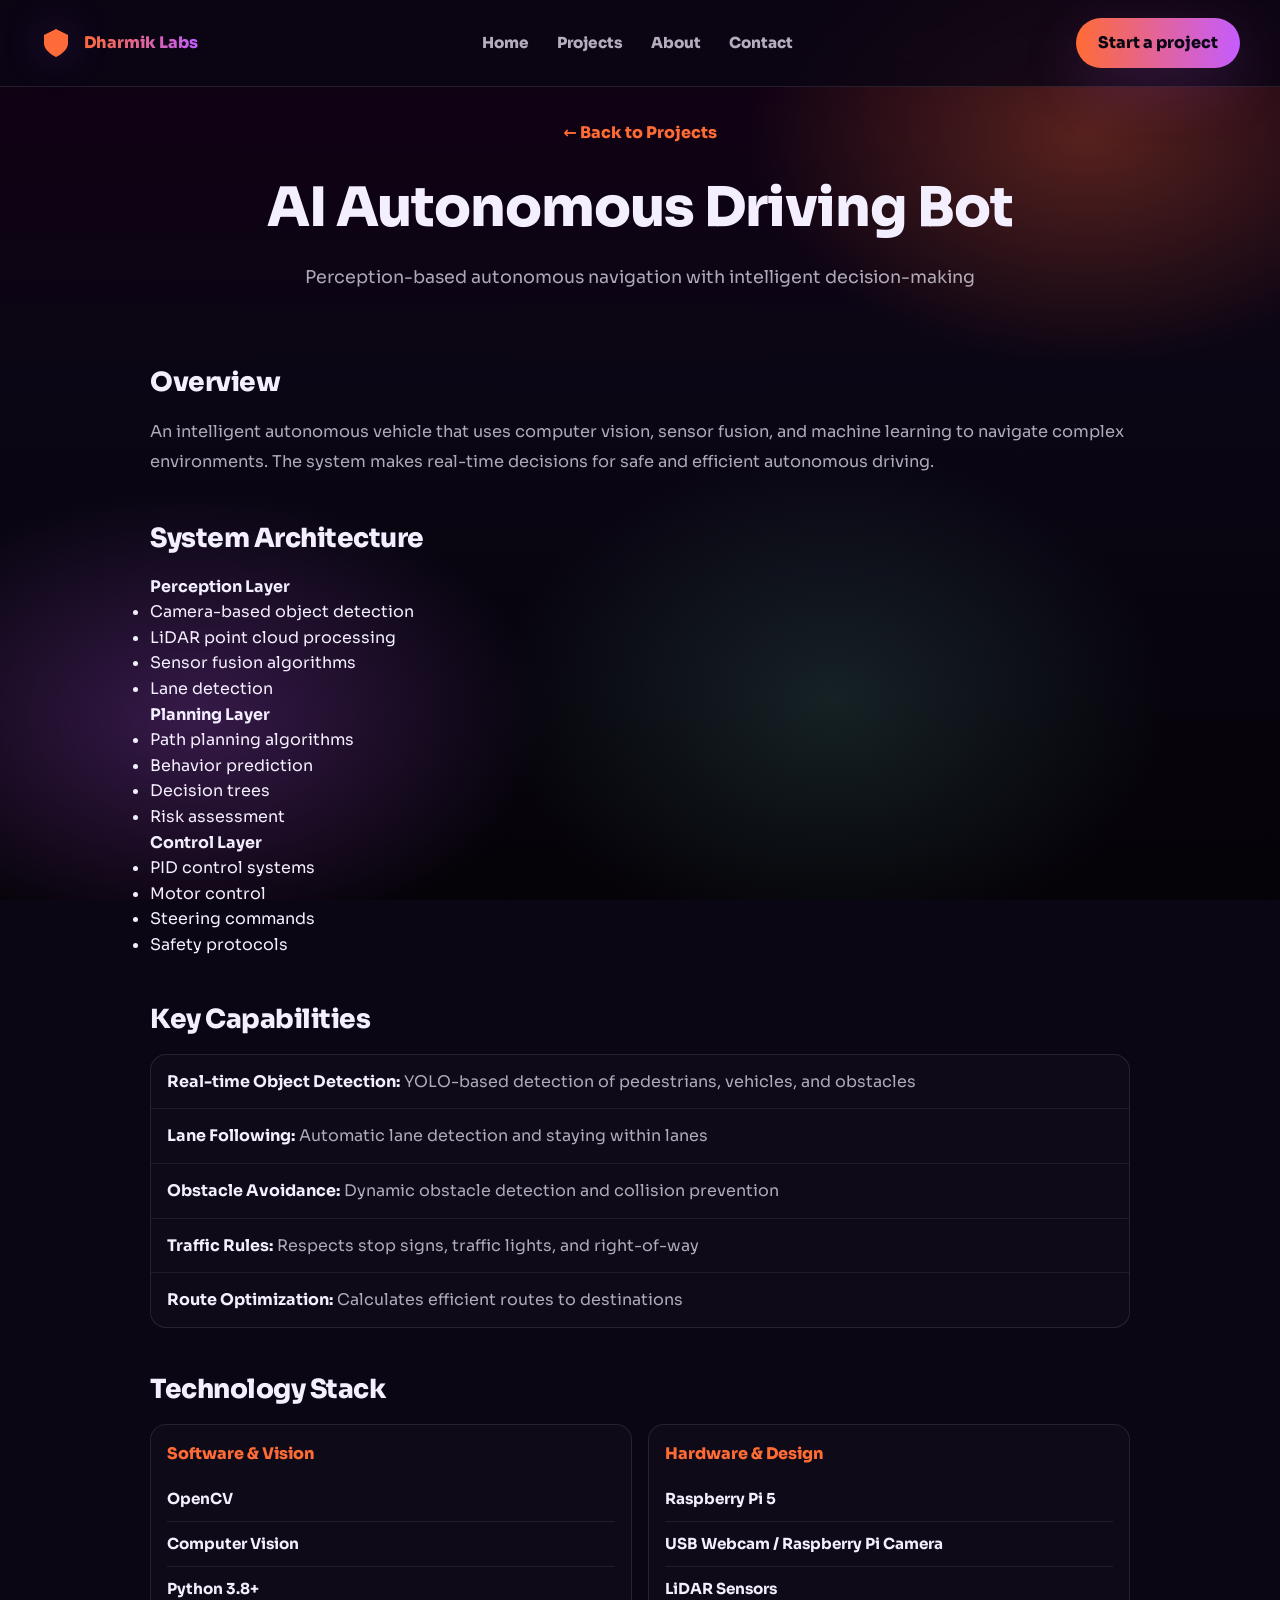
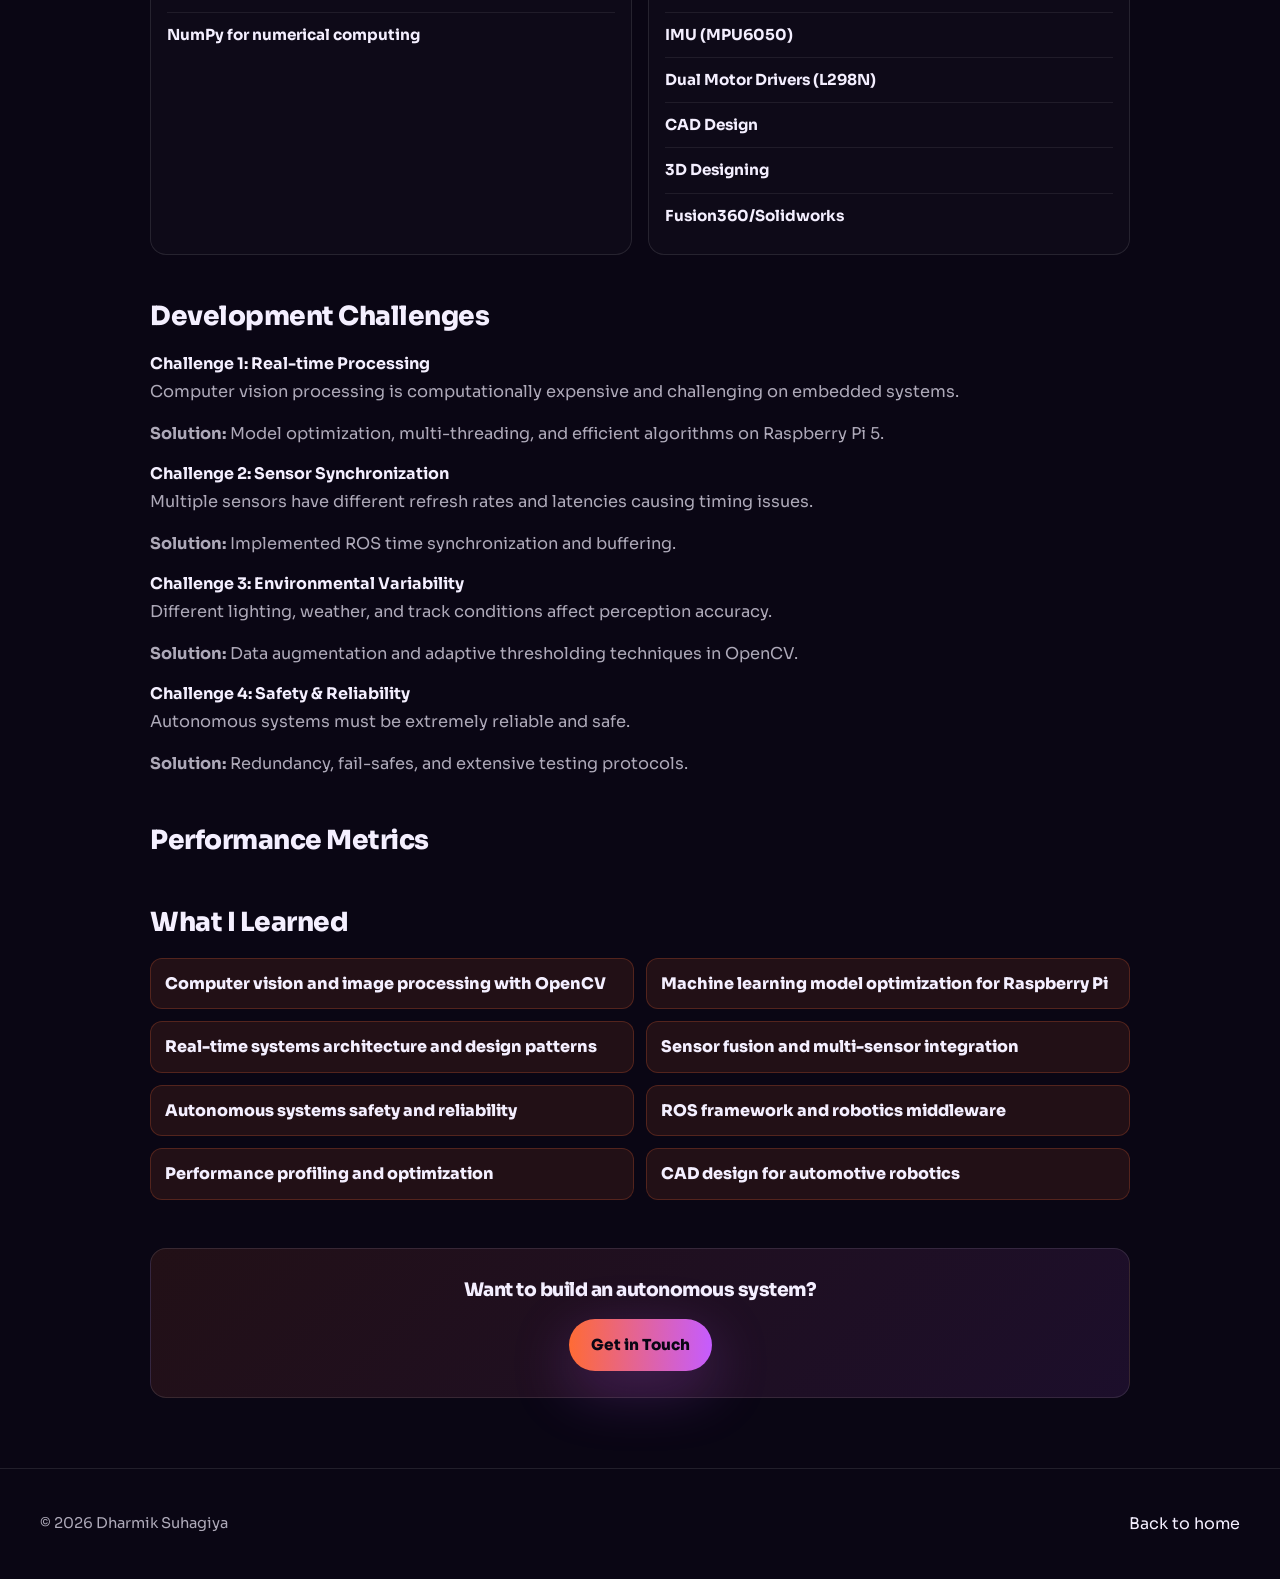
<file: project-autonomous-driving.html>
<!doctype html>
<html lang="en">
<head>
  <meta charset="utf-8" />
  <meta name="viewport" content="width=device-width,initial-scale=1" />
  <meta name="description" content="AI Autonomous Driving Bot - Perception-based Autonomous Navigation" />
  <title>AI Autonomous Driving Bot | Dharmik Labs</title>

  <link rel="stylesheet" href="style.css" />
</head>

<body>
  <div class="bg-gradient"></div>

  <header class="topbar">
    <div class="container topbar-inner">
      <a class="logo" href="../index.html">
        <svg class="logo-icon" width="32" height="32" viewBox="0 0 32 32" fill="none">
          <path d="M16 2L28 8V16C28 24.8366 16 30 16 30C16 30 4 24.8366 4 16V8L16 2Z" fill="url(#grad)"/>
          <defs>
            <linearGradient id="grad" x1="0" y1="0" x2="32" y2="32">
              <stop offset="0%" stop-color="#FF6B35"/>
              <stop offset="100%" stop-color="#C55CFF"/>
            </linearGradient>
          </defs>
        </svg>
        <span class="logo-text">Dharmik Labs</span>
      </a>

      <nav class="nav">
        <a class="nav-link" href="../index.html#home">Home</a>
        <a class="nav-link active" href="../index.html#projects">Projects</a>
        <a class="nav-link" href="../index.html#about">About</a>
        <a class="nav-link" href="../index.html#contact">Contact</a>
      </nav>

      <a class="nav-cta" href="../index.html#contact">Start a project</a>
    </div>
  </header>

  <main class="project-hero">
    <div class="container">
      <div class="project-header">
        <a href="../index.html#projects" class="back-link">← Back to Projects</a>
        <h1>AI Autonomous Driving Bot</h1>
        <p class="project-tagline">Perception-based autonomous navigation with intelligent decision-making</p>
      </div>
    </div>
  </main>

  <section class="project-content">
    <div class="container">
      <div class="project-section">
        <h2>Overview</h2>
        <p>
          An intelligent autonomous vehicle that uses computer vision, sensor fusion, and machine learning
          to navigate complex environments. The system makes real-time decisions for safe and efficient autonomous driving.
        </p>
      </div>

      <div class="project-section">
        <h2>System Architecture</h2>
        <div class="architecture">
          <div class="arch-block">
            <h4>Perception Layer</h4>
            <ul>
              <li>Camera-based object detection</li>
              <li>LiDAR point cloud processing</li>
              <li>Sensor fusion algorithms</li>
              <li>Lane detection</li>
            </ul>
          </div>
          <div class="arch-block">
            <h4>Planning Layer</h4>
            <ul>
              <li>Path planning algorithms</li>
              <li>Behavior prediction</li>
              <li>Decision trees</li>
              <li>Risk assessment</li>
            </ul>
          </div>
          <div class="arch-block">
            <h4>Control Layer</h4>
            <ul>
              <li>PID control systems</li>
              <li>Motor control</li>
              <li>Steering commands</li>
              <li>Safety protocols</li>
            </ul>
          </div>
        </div>
      </div>

      <div class="project-section">
        <h2>Key Capabilities</h2>
        <ul class="feature-list">
          <li><strong>Real-time Object Detection:</strong> YOLO-based detection of pedestrians, vehicles, and obstacles</li>
          <li><strong>Lane Following:</strong> Automatic lane detection and staying within lanes</li>
          <li><strong>Obstacle Avoidance:</strong> Dynamic obstacle detection and collision prevention</li>
          <li><strong>Traffic Rules:</strong> Respects stop signs, traffic lights, and right-of-way</li>
          <li><strong>Route Optimization:</strong> Calculates efficient routes to destinations</li>
        </ul>
      </div>

      <div class="project-section">
        <h2>Technology Stack</h2>
        <div class="tech-stack">
          <div class="tech-item">
            <h4>Software & Vision</h4>
            <ul>
              <li>OpenCV</li>
              <li>Computer Vision</li>
              <li>Python 3.8+</li>
              <li>NumPy for numerical computing</li>
            </ul>
          </div>
          <div class="tech-item">
            <h4>Hardware & Design</h4>
            <ul>
              <li>Raspberry Pi 5</li>
              <li>USB Webcam / Raspberry Pi Camera</li>
              <li>LiDAR Sensors</li>
              <li>IMU (MPU6050)</li>
              <li>Dual Motor Drivers (L298N)</li>
              <li>CAD Design</li>
              <li>3D Designing</li>
              <li>Fusion360/Solidworks</li>
            </ul>
          </div>
        </div>
      </div>

      <div class="project-section">
        <h2>Development Challenges</h2>
        <div class="challenges">
          <div class="challenge">
            <h4>Challenge 1: Real-time Processing</h4>
            <p>Computer vision processing is computationally expensive and challenging on embedded systems.</p>
            <p><strong>Solution:</strong> Model optimization, multi-threading, and efficient algorithms on Raspberry Pi 5.</p>
          </div>
          <div class="challenge">
            <h4>Challenge 2: Sensor Synchronization</h4>
            <p>Multiple sensors have different refresh rates and latencies causing timing issues.</p>
            <p><strong>Solution:</strong> Implemented ROS time synchronization and buffering.</p>
          </div>
          <div class="challenge">
            <h4>Challenge 3: Environmental Variability</h4>
            <p>Different lighting, weather, and track conditions affect perception accuracy.</p>
            <p><strong>Solution:</strong> Data augmentation and adaptive thresholding techniques in OpenCV.</p>
          </div>
          <div class="challenge">
            <h4>Challenge 4: Safety & Reliability</h4>
            <p>Autonomous systems must be extremely reliable and safe.</p>
            <p><strong>Solution:</strong> Redundancy, fail-safes, and extensive testing protocols.</p>
          </div>
        </div>
      </div>

      <div class="project-section">
        <h2>Performance Metrics</h2>

      </div>

      <div class="project-section">
        <h2>What I Learned</h2>
        <ul class="learnings">
          <li>Computer vision and image processing with OpenCV</li>
          <li>Machine learning model optimization for Raspberry Pi</li>
          <li>Real-time systems architecture and design patterns</li>
          <li>Sensor fusion and multi-sensor integration</li>
          <li>Autonomous systems safety and reliability</li>
          <li>ROS framework and robotics middleware</li>
          <li>Performance profiling and optimization</li>
          <li>CAD design for automotive robotics</li>
        </ul>
      </div>

      <div class="project-cta">
        <h3>Want to build an autonomous system?</h3>
        <a href="../index.html#contact" class="btn btn-primary">Get in Touch</a>
      </div>
    </div>
  </section>

  <footer class="footer">
    <div class="container footer-inner">
      <p>&copy; <span id="year"></span> Dharmik Suhagiya</p>
      <a href="../index.html">Back to home</a>
    </div>
  </footer>

  <script src="script.js"></script>
</body>
</html>
</file>
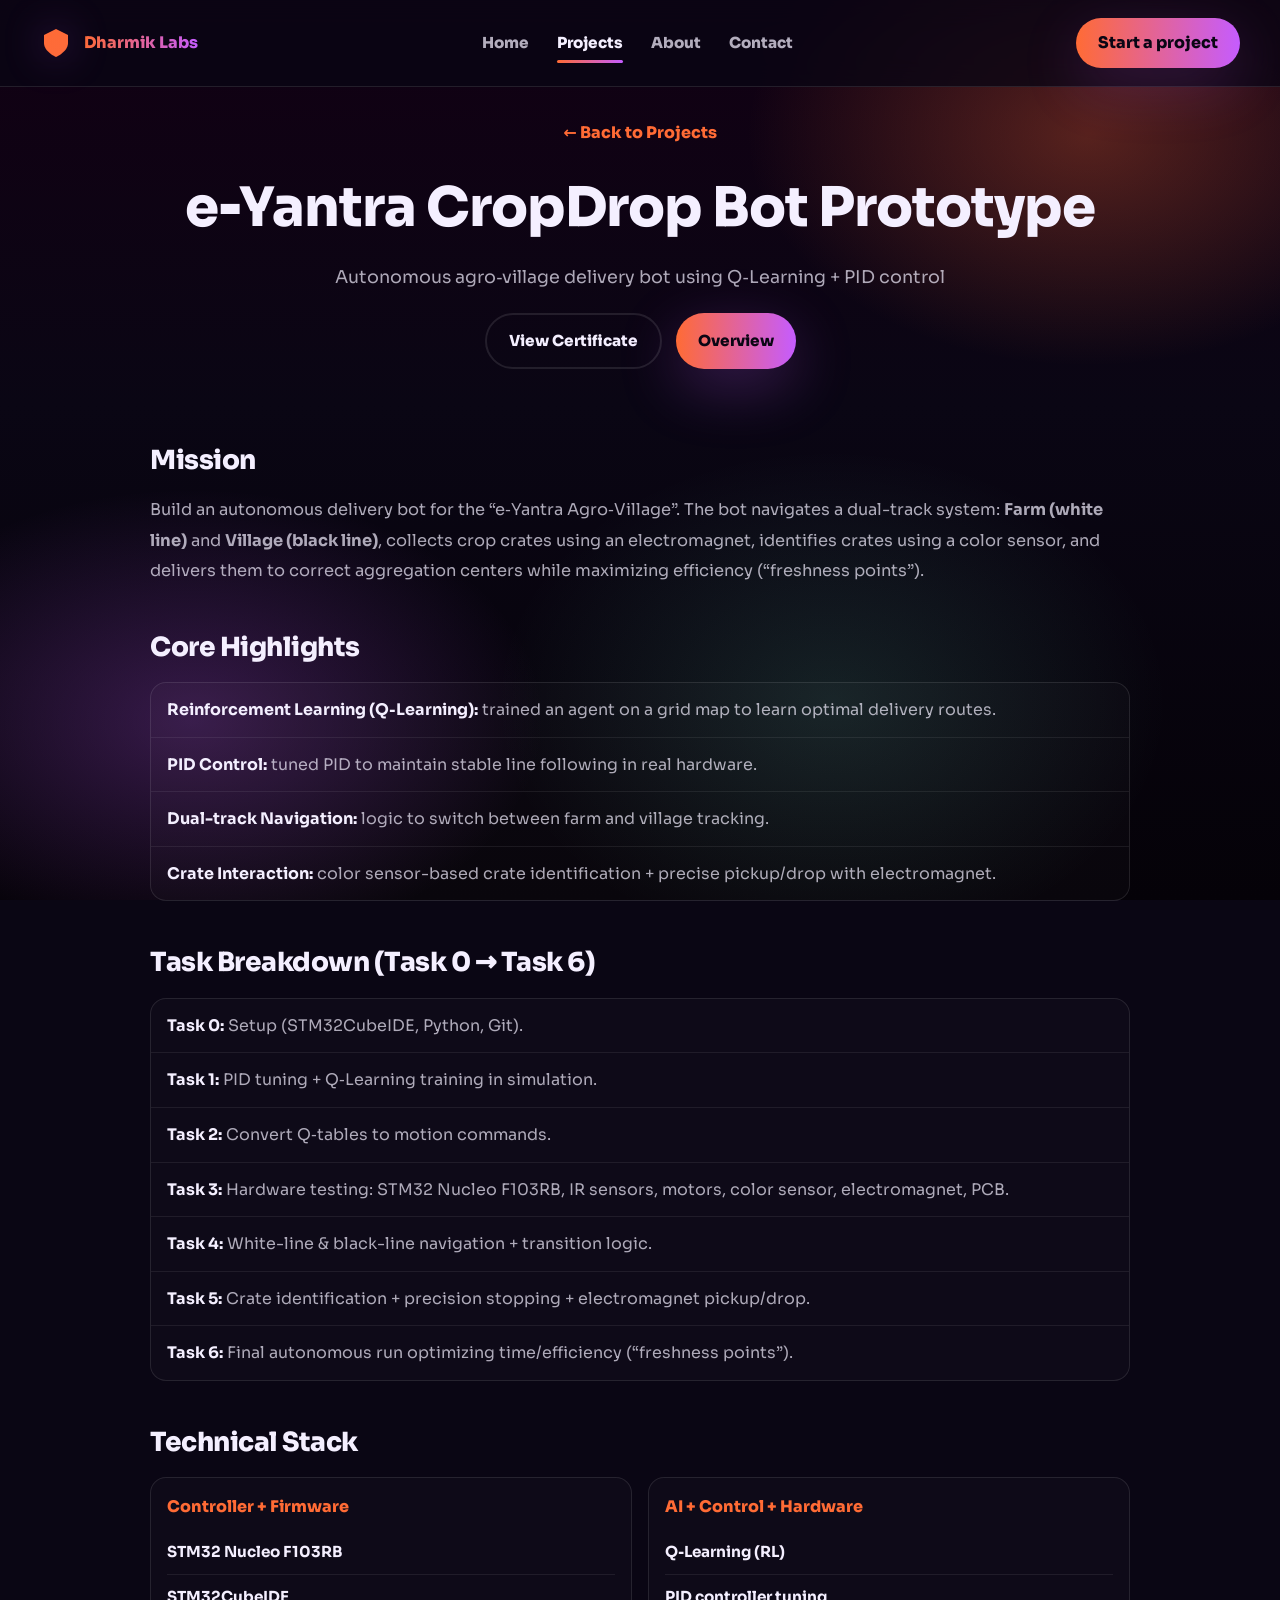
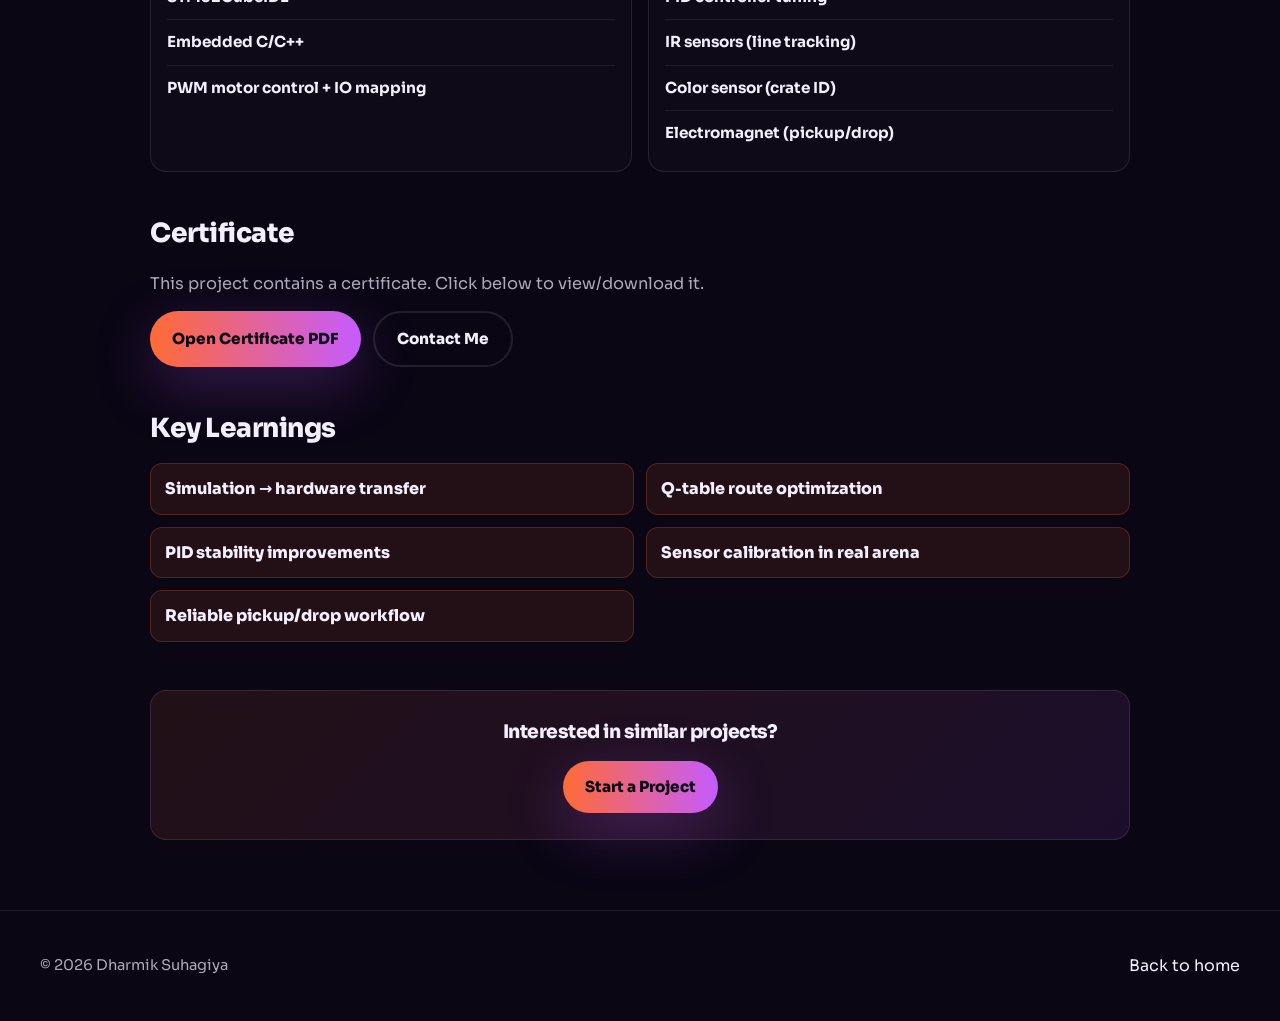
<file: project-eyantra-cropdrop.html>
<!doctype html>
<html lang="en">
<head>
  <meta charset="utf-8" />
  <meta name="viewport" content="width=device-width,initial-scale=1" />
  <meta name="description" content="e-Yantra CropDrop Bot Prototype — RL + PID based autonomous delivery robot." />
  <title>e-Yantra CropDrop Bot Prototype | Dharmik Labs</title>

  <link rel="stylesheet" href="style.css" />
</head>

<body>
  <div class="bg-gradient"></div>

  <header class="topbar">
    <div class="container topbar-inner">
      <a class="logo" href="../index.html" aria-label="Dharmik Labs home">
        <svg class="logo-icon" width="32" height="32" viewBox="0 0 32 32" fill="none" xmlns="http://www.w3.org/2000/svg">
          <path d="M16 2L28 8V16C28 24.8366 16 30 16 30C16 30 4 24.8366 4 16V8L16 2Z" fill="url(#grad)"/>
          <defs>
            <linearGradient id="grad" x1="0" y1="0" x2="32" y2="32">
              <stop offset="0%" stop-color="#FF6B35"/>
              <stop offset="100%" stop-color="#C55CFF"/>
            </linearGradient>
          </defs>
        </svg>
        <span class="logo-text">Dharmik Labs</span>
      </a>

      <nav class="nav" aria-label="Primary Navigation">
        <a class="nav-link" href="../index.html#home">Home</a>
        <a class="nav-link active" href="../index.html#projects">Projects</a>
        <a class="nav-link" href="../index.html#about">About</a>
        <a class="nav-link" href="../index.html#contact">Contact</a>
      </nav>

      <a class="nav-cta" href="../index.html#contact">Start a project</a>
    </div>
  </header>

  <main class="project-hero">
    <div class="container">
      <div class="project-header">
        <a href="../index.html#projects" class="back-link">← Back to Projects</a>
        <h1>e‑Yantra CropDrop Bot Prototype</h1>
        <p class="project-tagline">Autonomous agro‑village delivery bot using Q‑Learning + PID control</p>

        <div class="hero-actions" style="justify-content:center;">
          <a class="btn btn-secondary" href="Eyantra.pdf" target="_blank" rel="noreferrer">View Certificate</a>
          <a class="btn btn-primary" href="#overview">Overview</a>
        </div>
      </div>
    </div>
  </main>

  <section class="project-content" id="overview">
    <div class="container">
      <div class="project-section">
        <h2>Mission</h2>
        <p>
          Build an autonomous delivery bot for the “e‑Yantra Agro‑Village”. The bot navigates a dual-track system:
          <strong>Farm (white line)</strong> and <strong>Village (black line)</strong>, collects crop crates using an electromagnet,
          identifies crates using a color sensor, and delivers them to correct aggregation centers while maximizing
          efficiency (“freshness points”).
        </p>
      </div>

      <div class="project-section">
        <h2>Core Highlights</h2>
        <ul class="feature-list">
          <li><strong>Reinforcement Learning (Q‑Learning):</strong> trained an agent on a grid map to learn optimal delivery routes.</li>
          <li><strong>PID Control:</strong> tuned PID to maintain stable line following in real hardware.</li>
          <li><strong>Dual-track Navigation:</strong> logic to switch between farm and village tracking.</li>
          <li><strong>Crate Interaction:</strong> color sensor-based crate identification + precise pickup/drop with electromagnet.</li>
        </ul>
      </div>

      <div class="project-section">
        <h2>Task Breakdown (Task 0 → Task 6)</h2>
        <ul class="feature-list">
          <li><strong>Task 0:</strong> Setup (STM32CubeIDE, Python, Git).</li>
          <li><strong>Task 1:</strong> PID tuning + Q‑Learning training in simulation.</li>
          <li><strong>Task 2:</strong> Convert Q‑tables to motion commands.</li>
          <li><strong>Task 3:</strong> Hardware testing: STM32 Nucleo F103RB, IR sensors, motors, color sensor, electromagnet, PCB.</li>
          <li><strong>Task 4:</strong> White-line & black-line navigation + transition logic.</li>
          <li><strong>Task 5:</strong> Crate identification + precision stopping + electromagnet pickup/drop.</li>
          <li><strong>Task 6:</strong> Final autonomous run optimizing time/efficiency (“freshness points”).</li>
        </ul>
      </div>

      <div class="project-section">
        <h2>Technical Stack</h2>
        <div class="tech-stack">
          <div class="tech-item">
            <h4>Controller + Firmware</h4>
            <ul>
              <li>STM32 Nucleo F103RB</li>
              <li>STM32CubeIDE</li>
              <li>Embedded C/C++</li>
              <li>PWM motor control + IO mapping</li>
            </ul>
          </div>
          <div class="tech-item">
            <h4>AI + Control + Hardware</h4>
            <ul>
              <li>Q‑Learning (RL)</li>
              <li>PID controller tuning</li>
              <li>IR sensors (line tracking)</li>
              <li>Color sensor (crate ID)</li>
              <li>Electromagnet (pickup/drop)</li>
            </ul>
          </div>
        </div>
      </div>

      <div class="project-section">
        <h2>Certificate</h2>
        <p>This project contains a certificate. Click below to view/download it.</p>
        <div class="cta-group">
          <a class="btn btn-primary" href="Eyantra.pdf" target="_blank" rel="noreferrer">Open Certificate PDF</a>
          <a class="btn btn-secondary" href="../index.html#contact">Contact Me</a>
        </div>
      </div>

      <div class="project-section">
        <h2>Key Learnings</h2>
        <ul class="learnings">
          <li>Simulation → hardware transfer</li>
          <li>Q‑table route optimization</li>
          <li>PID stability improvements</li>
          <li>Sensor calibration in real arena</li>
          <li>Reliable pickup/drop workflow</li>
        </ul>
      </div>
      <div class="project-cta">
        <h3>Interested in similar projects?</h3>
        <a href="../index.html#contact" class="btn btn-primary">Start a Project</a>
      </div>
    </div>
  </section>

  <footer class="footer">
    <div class="container footer-inner">
      <p>&copy; <span id="year"></span> Dharmik Suhagiya</p>
      <a href="../index.html">Back to home</a>
    </div>
  </footer>

  <script>
    const y = document.getElementById("year");
    if (y) y.textContent = new Date().getFullYear();
  </script>
</body>
</html>
</file>
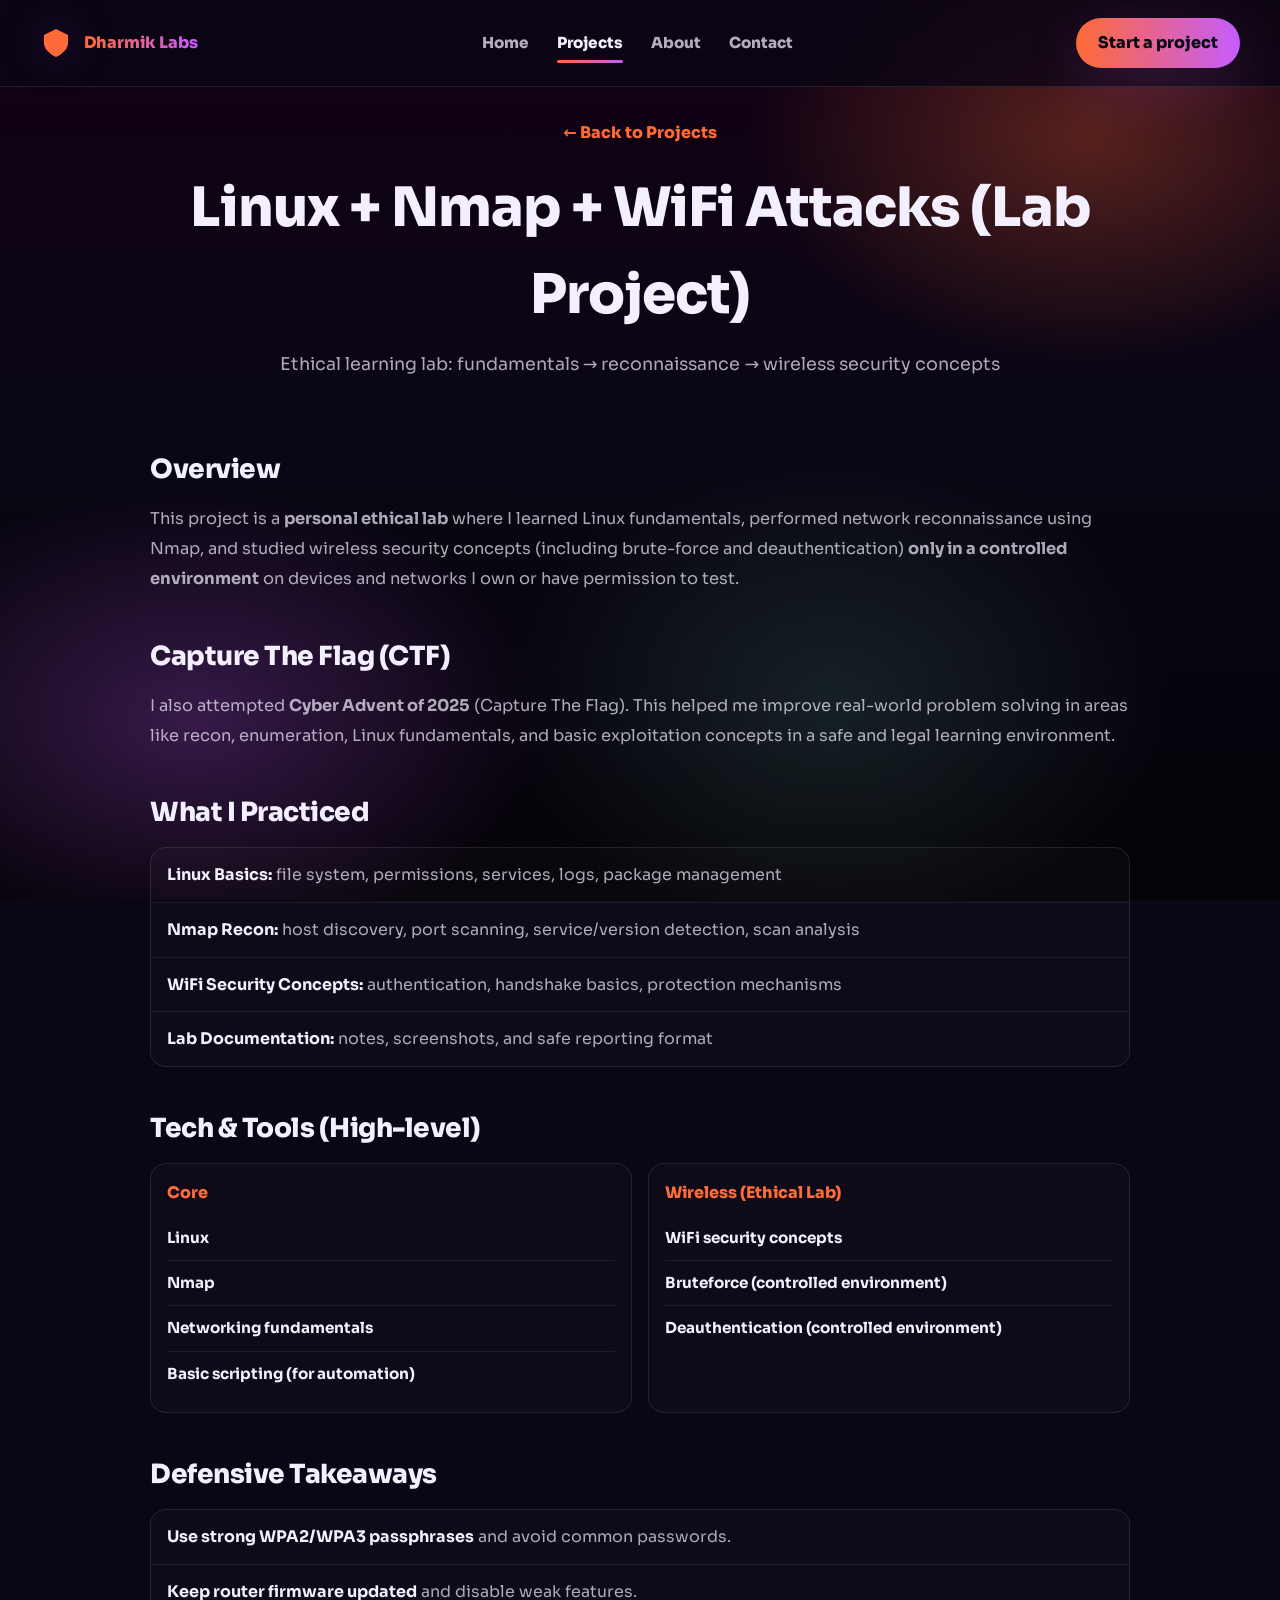
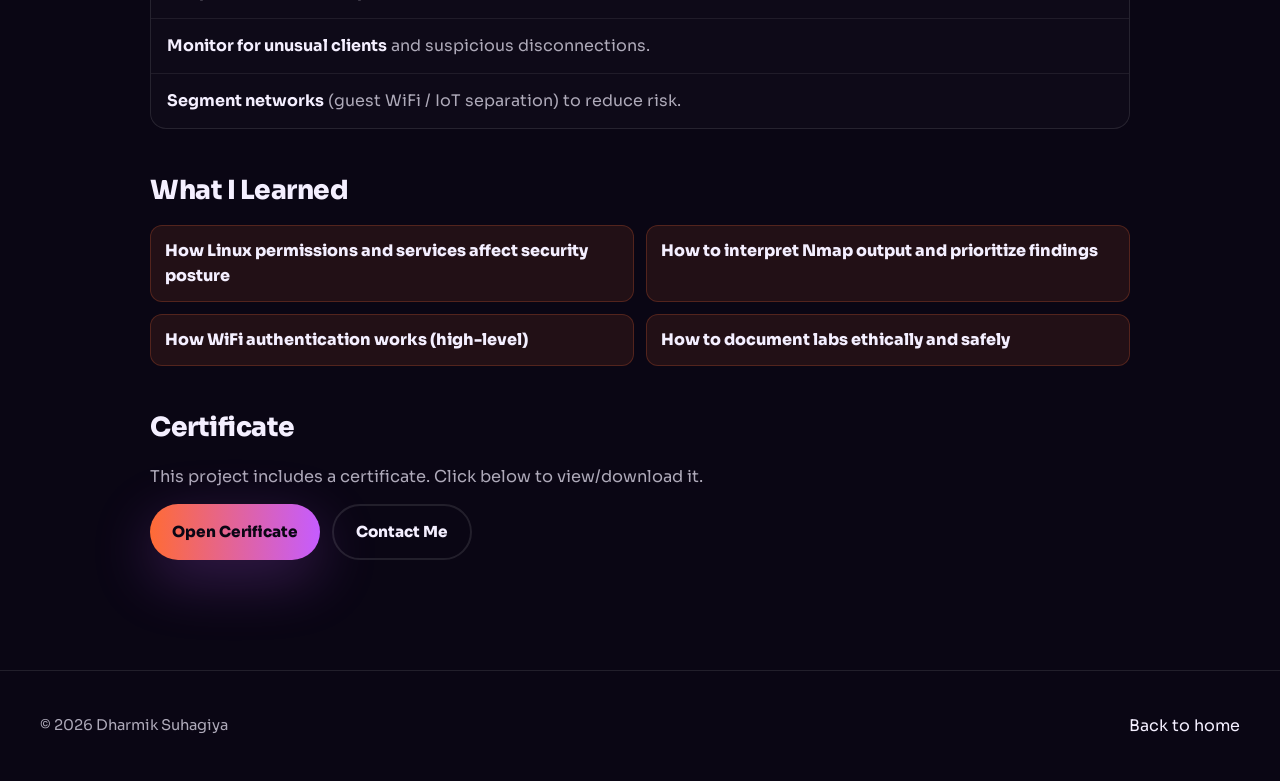
<file: project-linux-nmap-wifi.html>
<!doctype html>
<html lang="en">
<head>
  <meta charset="utf-8" />
  <meta name="viewport" content="width=device-width,initial-scale=1" />
  <meta name="description" content="Linux + Nmap + WiFi Attacks (Lab Project) — ethical learning lab." />
  <title>Linux + Nmap + WiFi Attacks (Lab Project) | Dharmik Labs</title>

  <!-- If this file is inside /projects, use ../css/styles.css
       If it's in root, use css/styles.css
       You currently have style.css, adjust to your real file name/location. -->
  <link rel="stylesheet" href="style.css" />
</head>

<body>
  <div class="bg-gradient"></div>

  <header class="topbar">
    <div class="container topbar-inner">
      <a class="logo" href="../index.html" aria-label="Dharmik Labs home">
        <svg class="logo-icon" width="32" height="32" viewBox="0 0 32 32" fill="none" xmlns="http://www.w3.org/2000/svg">
          <path d="M16 2L28 8V16C28 24.8366 16 30 16 30C16 30 4 24.8366 4 16V8L16 2Z" fill="url(#grad)"/>
          <defs>
            <linearGradient id="grad" x1="0" y1="0" x2="32" y2="32">
              <stop offset="0%" stop-color="#FF6B35"/>
              <stop offset="100%" stop-color="#C55CFF"/>
            </linearGradient>
          </defs>
        </svg>
        <span class="logo-text">Dharmik Labs</span>
      </a>

      <nav class="nav" aria-label="Primary Navigation">
        <a class="nav-link" href="../index.html#home">Home</a>
        <a class="nav-link active" href="../index.html#projects">Projects</a>
        <a class="nav-link" href="../index.html#about">About</a>
        <a class="nav-link" href="../index.html#contact">Contact</a>
      </nav>

      <a class="nav-cta" href="../index.html#contact">Start a project</a>
    </div>
  </header>

  <main class="project-hero">
    <div class="container">
      <div class="project-header">
        <a href="../index.html#projects" class="back-link">← Back to Projects</a>
        <h1>Linux + Nmap + WiFi Attacks (Lab Project)</h1>
        <p class="project-tagline">Ethical learning lab: fundamentals → reconnaissance → wireless security concepts</p>

        <!-- Certificate button (top) -->

      </div>
    </div>
  </main>

  <section class="project-content">
    <div class="container">

      <div class="project-section">
        <h2>Overview</h2>
        <p>
          This project is a <strong>personal ethical lab</strong> where I learned Linux fundamentals, performed network
          reconnaissance using Nmap, and studied wireless security concepts (including brute-force and deauthentication)
          <strong>only in a controlled environment</strong> on devices and networks I own or have permission to test.
        </p>
      </div>

      <!-- ✅ Added section: CTF attempt (no URL changes) -->
      <div class="project-section">
        <h2>Capture The Flag (CTF)</h2>
        <p>
          I also attempted <strong>Cyber Advent of 2025</strong> (Capture The Flag). This helped me improve real-world
          problem solving in areas like recon, enumeration, Linux fundamentals, and basic exploitation concepts in a
          safe and legal learning environment.
        </p>
      </div>

      <div class="project-section">
        <h2>What I Practiced</h2>
        <ul class="feature-list">
          <li><strong>Linux Basics:</strong> file system, permissions, services, logs, package management</li>
          <li><strong>Nmap Recon:</strong> host discovery, port scanning, service/version detection, scan analysis</li>
          <li><strong>WiFi Security Concepts:</strong> authentication, handshake basics, protection mechanisms</li>
          <li><strong>Lab Documentation:</strong> notes, screenshots, and safe reporting format</li>
        </ul>
      </div>

      <div class="project-section">
        <h2>Tech & Tools (High-level)</h2>
        <div class="tech-stack">
          <div class="tech-item">
            <h4>Core</h4>
            <ul>
              <li>Linux</li>
              <li>Nmap</li>
              <li>Networking fundamentals</li>
              <li>Basic scripting (for automation)</li>
            </ul>
          </div>
          <div class="tech-item">
            <h4>Wireless (Ethical Lab)</h4>
            <ul>
              <li>WiFi security concepts</li>
              <li>Bruteforce (controlled environment)</li>
              <li>Deauthentication (controlled environment)</li>
            </ul>
          </div>
        </div>
      </div>

      <div class="project-section">
        <h2>Defensive Takeaways</h2>
        <ul class="feature-list">
          <li><strong>Use strong WPA2/WPA3 passphrases</strong> and avoid common passwords.</li>
          <li><strong>Keep router firmware updated</strong> and disable weak features.</li>
          <li><strong>Monitor for unusual clients</strong> and suspicious disconnections.</li>
          <li><strong>Segment networks</strong> (guest WiFi / IoT separation) to reduce risk.</li>
        </ul>
      </div>

      <div class="project-section">
        <h2>What I Learned</h2>
        <ul class="learnings">
          <li>How Linux permissions and services affect security posture</li>
          <li>How to interpret Nmap output and prioritize findings</li>
          <li>How WiFi authentication works (high-level)</li>
          <li>How to document labs ethically and safely</li>
        </ul>
      </div>

      <!-- Certificate section (inside content) -->
      <div class="project-section">
        <h2>Certificate</h2>
        <p>This project includes a certificate. Click below to view/download it.</p>
        <div class="cta-group">
          <a class="btn btn-primary" href="Dharmikcer.pdf" target="_blank" rel="noreferrer">
            Open Cerificate
          </a>
          <a class="btn btn-secondary" href="../index.html#contact">Contact Me</a>
        </div>
      </div>

    </div>
  </section>

  <footer class="footer">
    <div class="container footer-inner">
      <p>&copy; <span id="year"></span> Dharmik Suhagiya</p>
      <a href="../index.html">Back to home</a>
    </div>
  </footer>

  <script>
    const y = document.getElementById("year");
    if (y) y.textContent = new Date().getFullYear();
  </script>
</body>
</html>
</file>
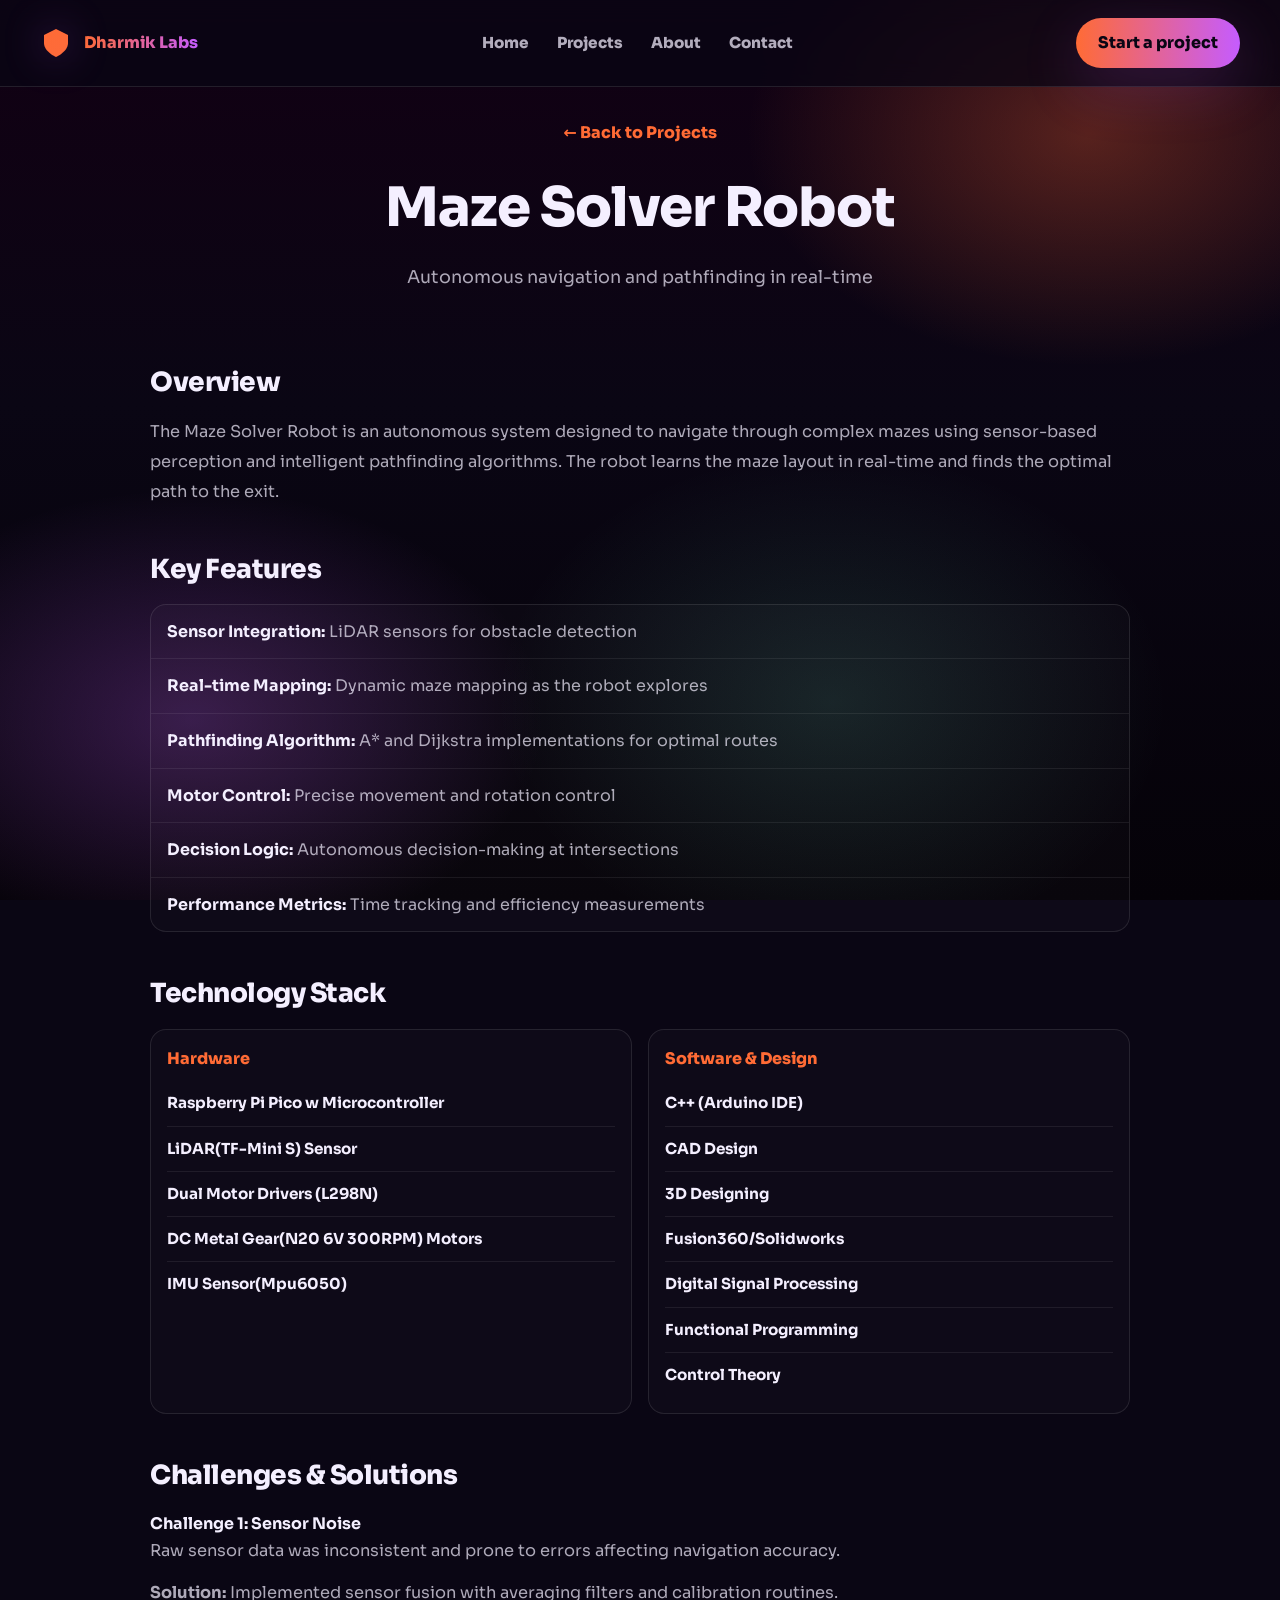
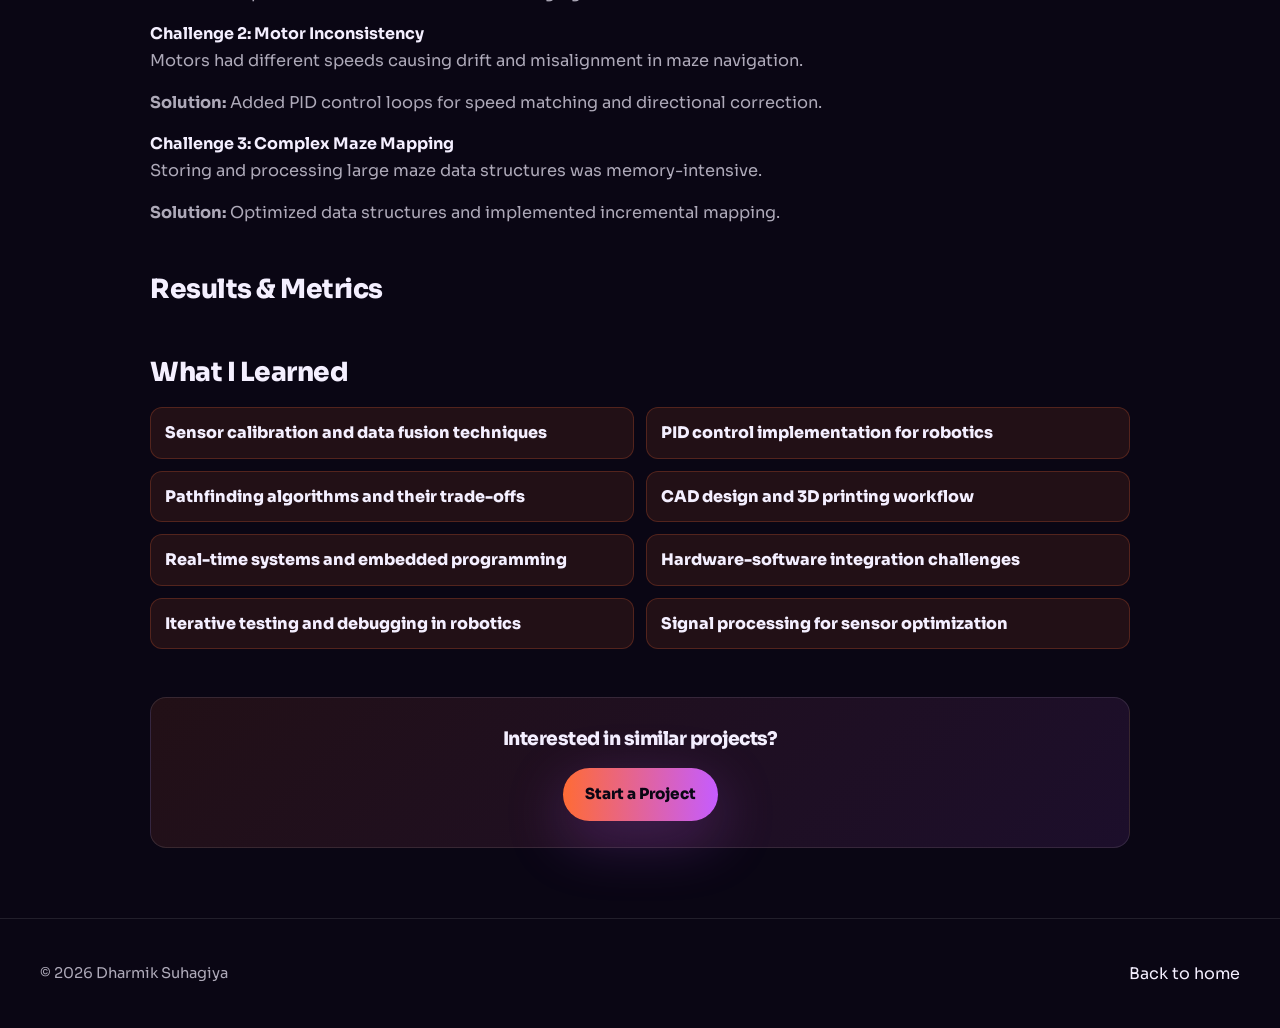
<file: project-maze-solver.html>
<!doctype html>
<html lang="en">
<head>
  <meta charset="utf-8" />
  <meta name="viewport" content="width=device-width,initial-scale=1" />
  <meta name="description" content="Maze Solver Robot - Autonomous Navigation and Pathfinding" />
  <title>Maze Solver Robot | Dharmik Labs</title>

  <link rel="stylesheet" href="style.css" />
</head>

<body>
  <div class="bg-gradient"></div>

  <header class="topbar">
    <div class="container topbar-inner">
      <a class="logo" href="../index.html">
        <svg class="logo-icon" width="32" height="32" viewBox="0 0 32 32" fill="none">
          <path d="M16 2L28 8V16C28 24.8366 16 30 16 30C16 30 4 24.8366 4 16V8L16 2Z" fill="url(#grad)"/>
          <defs>
            <linearGradient id="grad" x1="0" y1="0" x2="32" y2="32">
              <stop offset="0%" stop-color="#FF6B35"/>
              <stop offset="100%" stop-color="#C55CFF"/>
            </linearGradient>
          </defs>
        </svg>
        <span class="logo-text">Dharmik Labs</span>
      </a>

      <nav class="nav">
        <a class="nav-link" href="../index.html#home">Home</a>
        <a class="nav-link active" href="../index.html#projects">Projects</a>
        <a class="nav-link" href="../index.html#about">About</a>
        <a class="nav-link" href="../index.html#contact">Contact</a>
      </nav>

      <a class="nav-cta" href="../index.html#contact">Start a project</a>
    </div>
  </header>

  <main class="project-hero">
    <div class="container">
      <div class="project-header">
        <a href="../index.html#projects" class="back-link">← Back to Projects</a>
        <h1>Maze Solver Robot</h1>
        <p class="project-tagline">Autonomous navigation and pathfinding in real-time</p>
      </div>
    </div>
  </main>

  <section class="project-content">
    <div class="container">
      <div class="project-section">
        <h2>Overview</h2>
        <p>
          The Maze Solver Robot is an autonomous system designed to navigate through complex mazes
          using sensor-based perception and intelligent pathfinding algorithms. The robot learns the
          maze layout in real-time and finds the optimal path to the exit.
        </p>
      </div>

      <div class="project-section">
        <h2>Key Features</h2>
        <ul class="feature-list">
          <li><strong>Sensor Integration:</strong> LiDAR sensors for obstacle detection</li>
          <li><strong>Real-time Mapping:</strong> Dynamic maze mapping as the robot explores</li>
          <li><strong>Pathfinding Algorithm:</strong> A* and Dijkstra implementations for optimal routes</li>
          <li><strong>Motor Control:</strong> Precise movement and rotation control</li>
          <li><strong>Decision Logic:</strong> Autonomous decision-making at intersections</li>
          <li><strong>Performance Metrics:</strong> Time tracking and efficiency measurements</li>
        </ul>
      </div>

      <div class="project-section">
        <h2>Technology Stack</h2>
        <div class="tech-stack">
          <div class="tech-item">
            <h4>Hardware</h4>
            <ul>
              <li>Raspberry Pi Pico w Microcontroller</li>
              <li>LiDAR(TF-Mini S) Sensor</li>
              <li>Dual Motor Drivers (L298N)</li>
              <li>DC Metal Gear(N20 6V 300RPM) Motors</li>
              <li>IMU Sensor(Mpu6050)</li>
            </ul>
          </div>
          <div class="tech-item">
            <h4>Software & Design</h4>
            <ul>
              <li>C++ (Arduino IDE)</li>
              <li>CAD Design</li>
              <li>3D Designing</li>
              <li>Fusion360/Solidworks</li>
              <li>Digital Signal Processing</li>
              <li>Functional Programming</li>
              <li>Control Theory</li>
            </ul>
          </div>
        </div>
      </div>

      <div class="project-section">
        <h2>Challenges & Solutions</h2>
        <div class="challenges">
          <div class="challenge">
            <h4>Challenge 1: Sensor Noise</h4>
            <p>Raw sensor data was inconsistent and prone to errors affecting navigation accuracy.</p>
            <p><strong>Solution:</strong> Implemented sensor fusion with averaging filters and calibration routines.</p>
          </div>
          <div class="challenge">
            <h4>Challenge 2: Motor Inconsistency</h4>
            <p>Motors had different speeds causing drift and misalignment in maze navigation.</p>
            <p><strong>Solution:</strong> Added PID control loops for speed matching and directional correction.</p>
          </div>
          <div class="challenge">
            <h4>Challenge 3: Complex Maze Mapping</h4>
            <p>Storing and processing large maze data structures was memory-intensive.</p>
            <p><strong>Solution:</strong> Optimized data structures and implemented incremental mapping.</p>
          </div>
        </div>
      </div>

      <div class="project-section">
        <h2>Results & Metrics</h2>
      </div>

      <div class="project-section">
        <h2>What I Learned</h2>
        <ul class="learnings">
          <li>Sensor calibration and data fusion techniques</li>
          <li>PID control implementation for robotics</li>
          <li>Pathfinding algorithms and their trade-offs</li>
          <li>CAD design and 3D printing workflow</li>
          <li>Real-time systems and embedded programming</li>
          <li>Hardware-software integration challenges</li>
          <li>Iterative testing and debugging in robotics</li>
          <li>Signal processing for sensor optimization</li>
        </ul>
      </div>

      <div class="project-cta">
        <h3>Interested in similar projects?</h3>
        <a href="../index.html#contact" class="btn btn-primary">Start a Project</a>
      </div>
    </div>
  </section>

  <footer class="footer">
    <div class="container footer-inner">
      <p>&copy; <span id="year"></span> Dharmik Suhagiya</p>
      <a href="../index.html">Back to home</a>
    </div>
  </footer>

  <script src="script.js"></script>
</body>
</html>
</file>
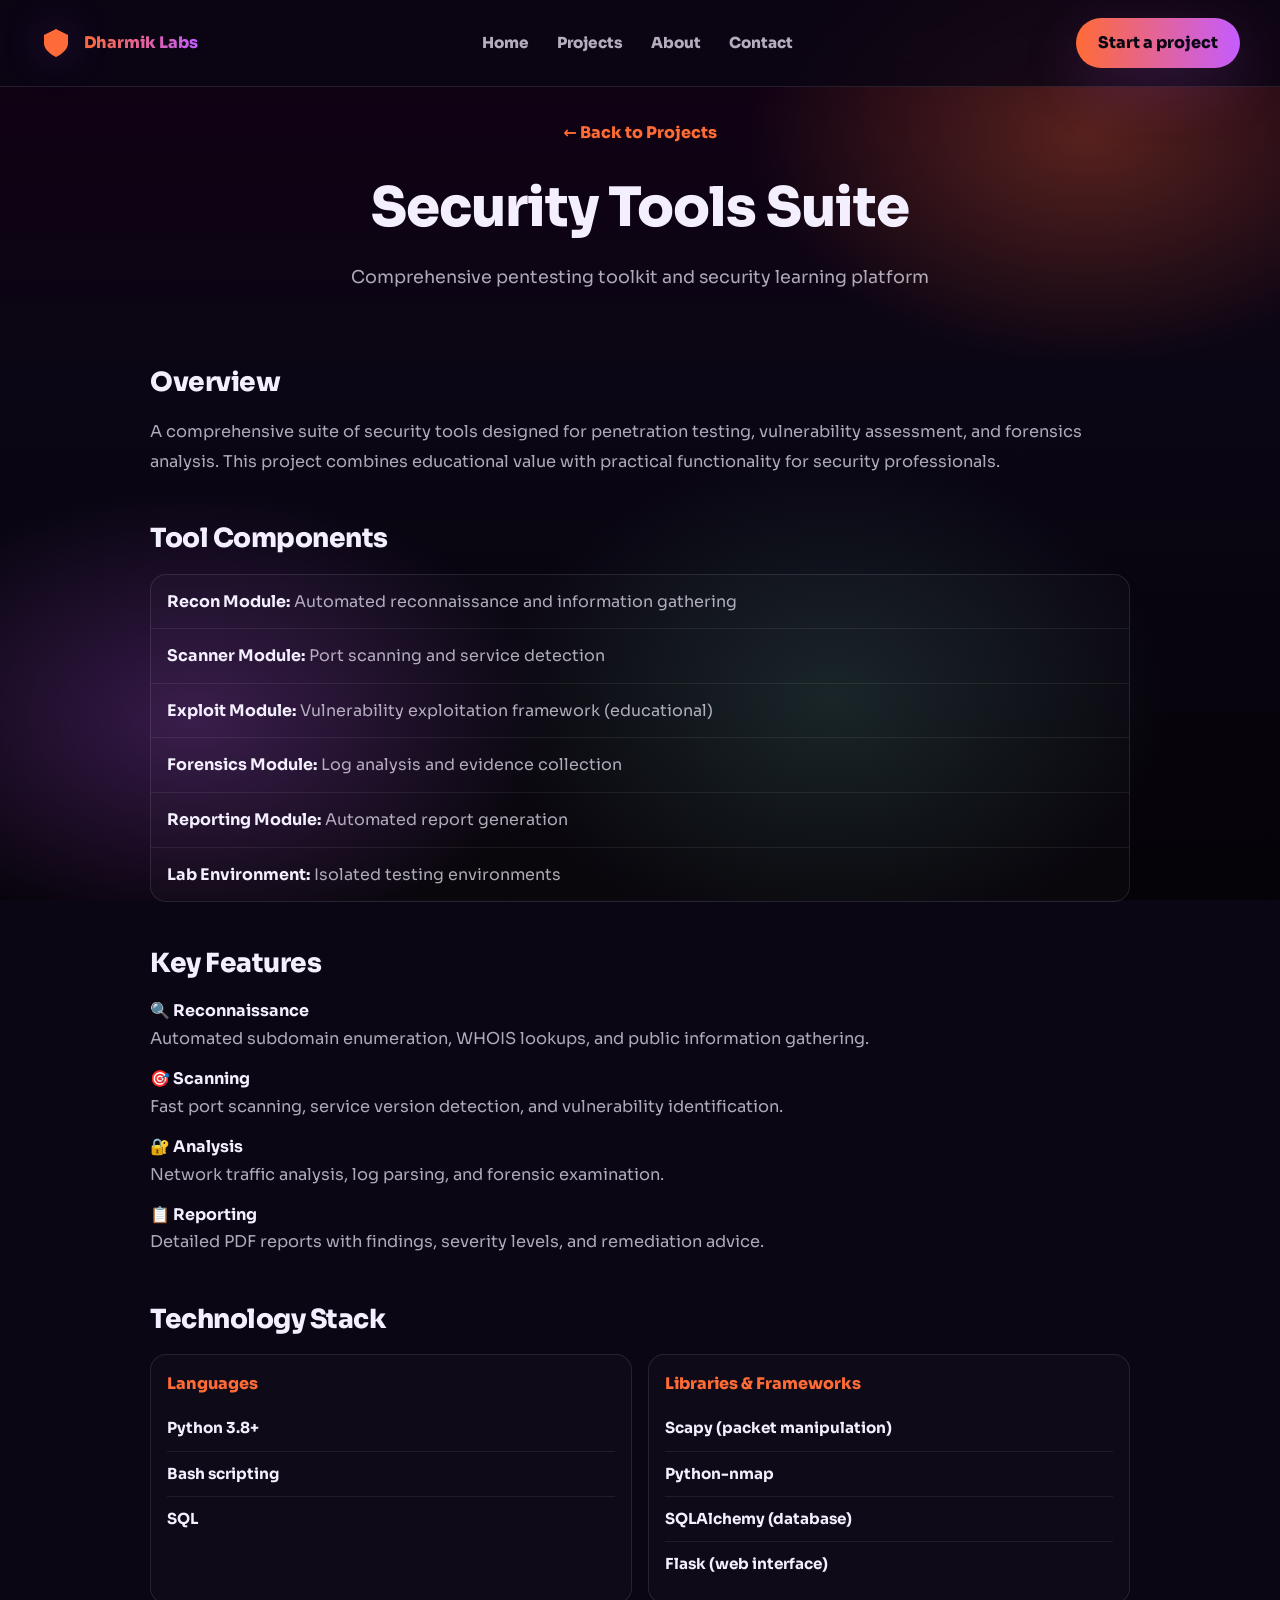
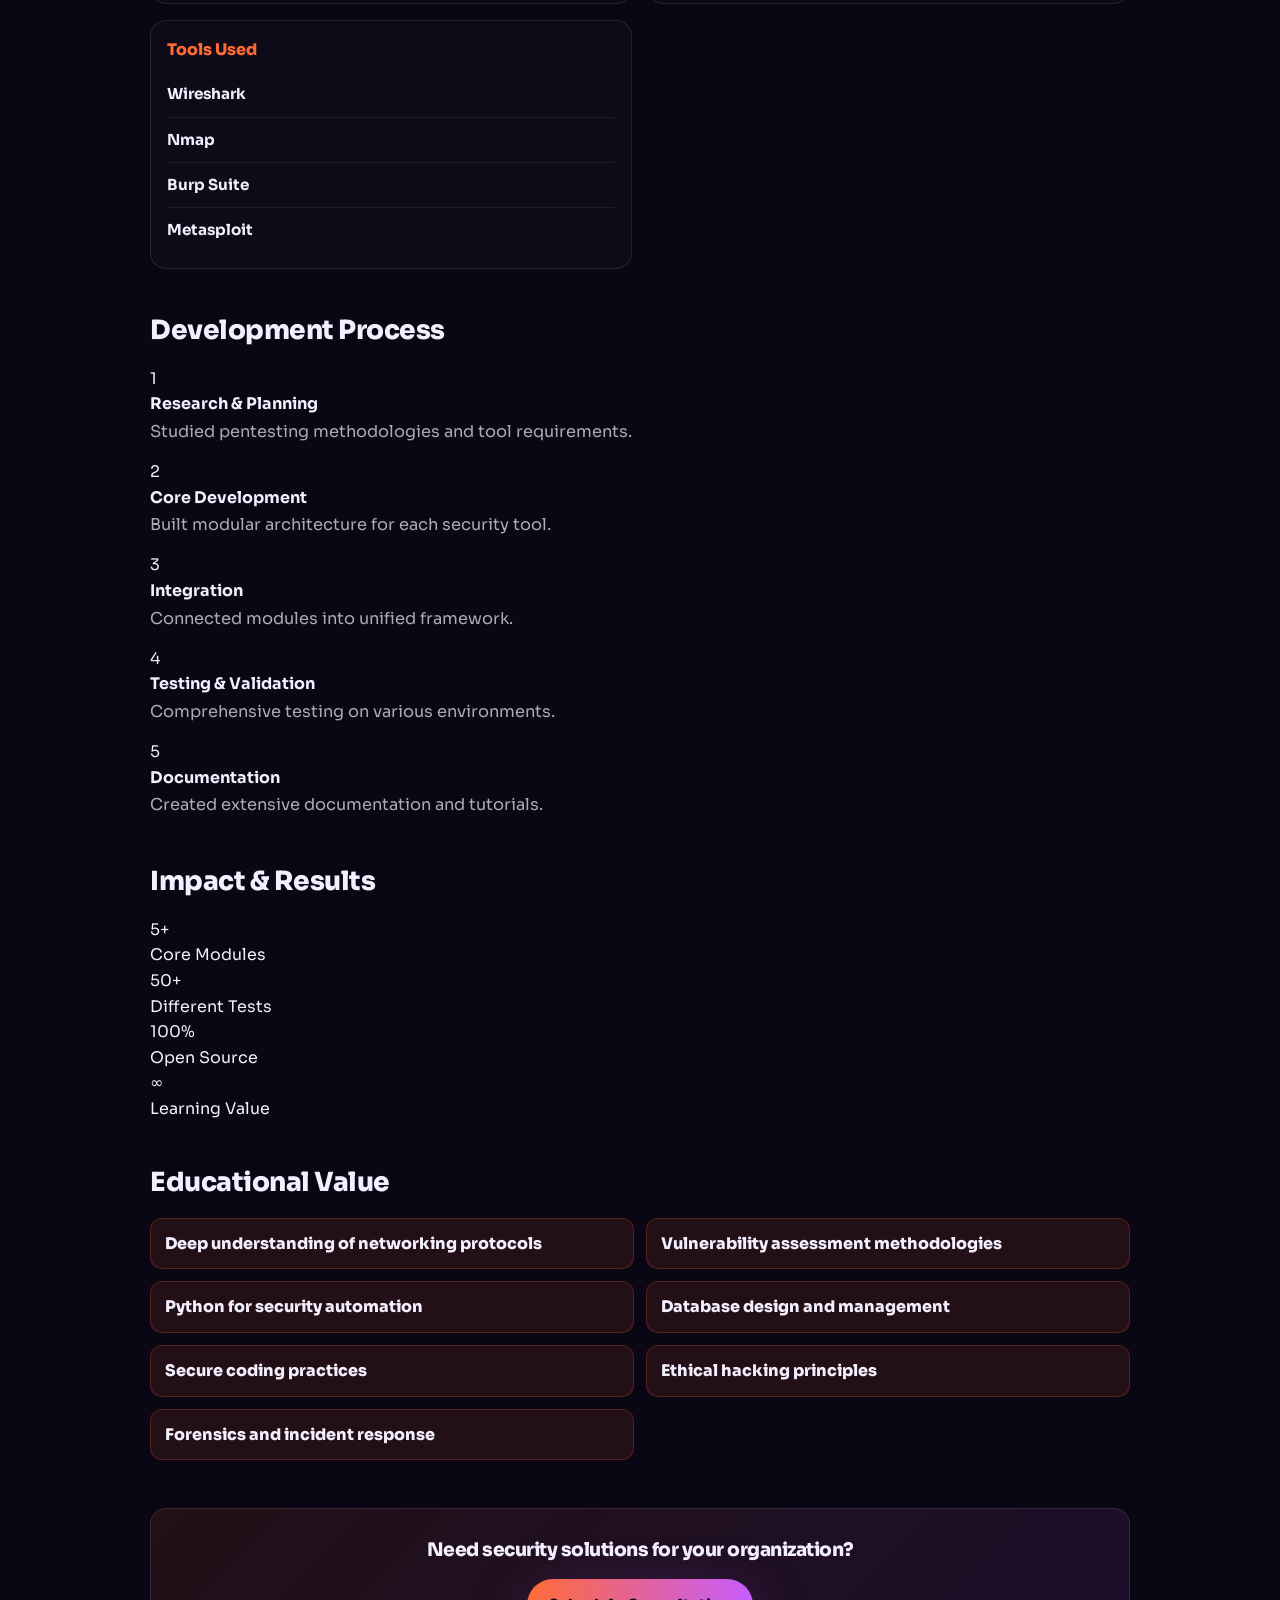
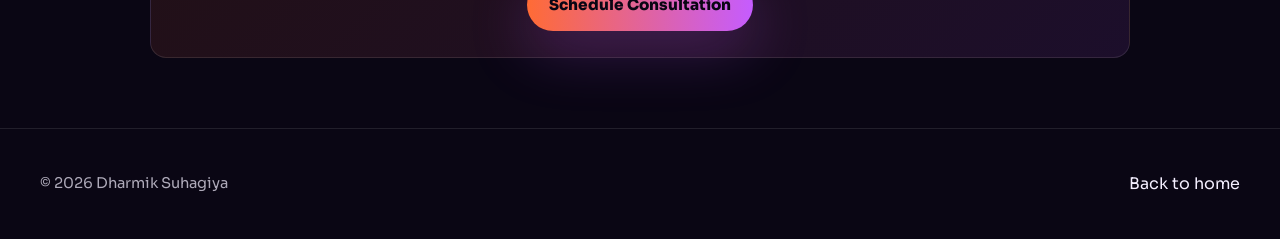
<file: project-security-tools.html>
<!doctype html>
<html lang="en">
<head>
  <meta charset="utf-8" />
  <meta name="viewport" content="width=device-width,initial-scale=1" />
  <meta name="description" content="Security Tools Suite - Comprehensive Pentesting Toolkit" />
  <title>Security Tools Suite | Dharmik Labs</title>

  <link rel="stylesheet" href="style.css" />
</head>

<body>
  <div class="bg-gradient"></div>

  <header class="topbar">
    <div class="container topbar-inner">
      <a class="logo" href="../index.html">
        <svg class="logo-icon" width="32" height="32" viewBox="0 0 32 32" fill="none">
          <path d="M16 2L28 8V16C28 24.8366 16 30 16 30C16 30 4 24.8366 4 16V8L16 2Z" fill="url(#grad)"/>
          <defs>
            <linearGradient id="grad" x1="0" y1="0" x2="32" y2="32">
              <stop offset="0%" stop-color="#FF6B35"/>
              <stop offset="100%" stop-color="#C55CFF"/>
            </linearGradient>
          </defs>
        </svg>
        <span class="logo-text">Dharmik Labs</span>
      </a>

      <nav class="nav">
        <a class="nav-link" href="../index.html#home">Home</a>
        <a class="nav-link active" href="../index.html#projects">Projects</a>
        <a class="nav-link" href="../index.html#about">About</a>
        <a class="nav-link" href="../index.html#contact">Contact</a>
      </nav>

      <a class="nav-cta" href="../index.html#contact">Start a project</a>
    </div>
  </header>

  <main class="project-hero">
    <div class="container">
      <div class="project-header">
        <a href="../index.html#projects" class="back-link">← Back to Projects</a>
        <h1>Security Tools Suite</h1>
        <p class="project-tagline">Comprehensive pentesting toolkit and security learning platform</p>
      </div>
    </div>
  </main>

  <section class="project-content">
    <div class="container">
      <div class="project-section">
        <h2>Overview</h2>
        <p>
          A comprehensive suite of security tools designed for penetration testing, vulnerability assessment,
          and forensics analysis. This project combines educational value with practical functionality for security professionals.
        </p>
      </div>

      <div class="project-section">
        <h2>Tool Components</h2>
        <ul class="feature-list">
          <li><strong>Recon Module:</strong> Automated reconnaissance and information gathering</li>
          <li><strong>Scanner Module:</strong> Port scanning and service detection</li>
          <li><strong>Exploit Module:</strong> Vulnerability exploitation framework (educational)</li>
          <li><strong>Forensics Module:</strong> Log analysis and evidence collection</li>
          <li><strong>Reporting Module:</strong> Automated report generation</li>
          <li><strong>Lab Environment:</strong> Isolated testing environments</li>
        </ul>
      </div>

      <div class="project-section">
        <h2>Key Features</h2>
        <div class="features-grid">
          <div class="feature">
            <h4>🔍 Reconnaissance</h4>
            <p>Automated subdomain enumeration, WHOIS lookups, and public information gathering.</p>
          </div>
          <div class="feature">
            <h4>🎯 Scanning</h4>
            <p>Fast port scanning, service version detection, and vulnerability identification.</p>
          </div>
          <div class="feature">
            <h4>🔐 Analysis</h4>
            <p>Network traffic analysis, log parsing, and forensic examination.</p>
          </div>
          <div class="feature">
            <h4>📋 Reporting</h4>
            <p>Detailed PDF reports with findings, severity levels, and remediation advice.</p>
          </div>
        </div>
      </div>

      <div class="project-section">
        <h2>Technology Stack</h2>
        <div class="tech-stack">
          <div class="tech-item">
            <h4>Languages</h4>
            <ul>
              <li>Python 3.8+</li>
              <li>Bash scripting</li>
              <li>SQL</li>
            </ul>
          </div>
          <div class="tech-item">
            <h4>Libraries & Frameworks</h4>
            <ul>
              <li>Scapy (packet manipulation)</li>
              <li>Python-nmap</li>
              <li>SQLAlchemy (database)</li>
              <li>Flask (web interface)</li>
            </ul>
          </div>
          <div class="tech-item">
            <h4>Tools Used</h4>
            <ul>
              <li>Wireshark</li>
              <li>Nmap</li>
              <li>Burp Suite</li>
              <li>Metasploit</li>
            </ul>
          </div>
        </div>
      </div>

      <div class="project-section">
        <h2>Development Process</h2>
        <div class="process-steps">
          <div class="step">
            <div class="step-number">1</div>
            <h4>Research & Planning</h4>
            <p>Studied pentesting methodologies and tool requirements.</p>
          </div>
          <div class="step">
            <div class="step-number">2</div>
            <h4>Core Development</h4>
            <p>Built modular architecture for each security tool.</p>
          </div>
          <div class="step">
            <div class="step-number">3</div>
            <h4>Integration</h4>
            <p>Connected modules into unified framework.</p>
          </div>
          <div class="step">
            <div class="step-number">4</div>
            <h4>Testing & Validation</h4>
            <p>Comprehensive testing on various environments.</p>
          </div>
          <div class="step">
            <div class="step-number">5</div>
            <h4>Documentation</h4>
            <p>Created extensive documentation and tutorials.</p>
          </div>
        </div>
      </div>

      <div class="project-section">
        <h2>Impact & Results</h2>
        <div class="metrics-grid">
          <div class="metric">
            <div class="metric-number">5+</div>
            <div class="metric-label">Core Modules</div>
          </div>
          <div class="metric">
            <div class="metric-number">50+</div>
            <div class="metric-label">Different Tests</div>
          </div>
          <div class="metric">
            <div class="metric-number">100%</div>
            <div class="metric-label">Open Source</div>
          </div>
          <div class="metric">
            <div class="metric-number">∞</div>
            <div class="metric-label">Learning Value</div>
          </div>
        </div>
      </div>

      <div class="project-section">
        <h2>Educational Value</h2>
        <ul class="learnings">
          <li>Deep understanding of networking protocols</li>
          <li>Vulnerability assessment methodologies</li>
          <li>Python for security automation</li>
          <li>Database design and management</li>
          <li>Secure coding practices</li>
          <li>Ethical hacking principles</li>
          <li>Forensics and incident response</li>
        </ul>
      </div>

      <div class="project-cta">
        <h3>Need security solutions for your organization?</h3>
        <a href="../index.html#contact" class="btn btn-primary">Schedule Consultation</a>
      </div>
    </div>
  </section>

  <footer class="footer">
    <div class="container footer-inner">
      <p>&copy; <span id="year"></span> Dharmik Suhagiya</p>
      <a href="../index.html">Back to home</a>
    </div>
  </footer>

  <script src="script.js"></script>
</body>
</html>
</file>
<file: style.css>
@import url("https://fonts.googleapis.com/css2?family=Sora:wght@400;600;700;800;900&display=swap");

:root{
  --primary:#FF6B35;
  --secondary:#C55CFF;
  --accent:#7CF7D2;
  --bg:#0a0614;
  --text:#f4efff;
  --muted:rgba(244,239,255,.70);
  --border:rgba(255,255,255,.10);

  --max:1200px;
  --pad:24px;
  --r:16px;
}

*{ box-sizing:border-box; margin:0; padding:0; }
html{ scroll-behavior:smooth; }
body{
  font-family:Sora, system-ui, -apple-system, Segoe UI, Roboto, Arial, sans-serif;
  background:var(--bg);
  color:var(--text);
  overflow-x:hidden;
  line-height:1.6;
}
a{ color:inherit; text-decoration:none; }

.sr-only{
  position:absolute; width:1px; height:1px; padding:0; margin:-1px; overflow:hidden;
  clip:rect(0,0,0,0); white-space:nowrap; border:0;
}
.container{ width:min(var(--max), calc(100% - 2*var(--pad))); margin:0 auto; }

/* Background */
.bg-gradient{
  position:fixed; inset:0; z-index:0; pointer-events:none;
  background:
    radial-gradient(ellipse 620px 420px at 85% 15%, rgba(255,107,53,.30), transparent 55%),
    radial-gradient(ellipse 640px 420px at 15% 80%, rgba(197,92,255,.25), transparent 55%),
    radial-gradient(ellipse 560px 420px at 65% 78%, rgba(124,247,210,.12), transparent 60%),
    linear-gradient(180deg, #120013 0%, #0a0614 45%, #050208 100%);
}

/* Topbar */
.topbar{
  position:fixed; top:0; left:0; right:0;
  z-index:100;
  background:rgba(10,6,20,.78);
  backdrop-filter: blur(14px);
  border-bottom:1px solid var(--border);
  padding:18px 0;
}
.topbar-inner{
  display:flex; align-items:center; justify-content:space-between;
  gap:24px;
}
.logo{ display:flex; align-items:center; gap:12px; font-weight:800; }
.logo-icon{ filter: drop-shadow(0 0 20px rgba(197,92,255,.30)); }
.logo-text{
  background: linear-gradient(90deg, var(--primary), var(--secondary));
  -webkit-background-clip:text;
  background-clip:text;
  color:transparent;
}

.nav{ display:flex; gap:28px; align-items:center; }
.nav-link{
  font-weight:800;
  font-size:.95rem;
  opacity:.72;
  position:relative;
  transition:opacity .25s ease;
}
.nav-link:hover, .nav-link.active{ opacity:1; }
.nav-link.active::after{
  content:"";
  position:absolute;
  left:0; right:0; bottom:-8px;
  height:3px;
  border-radius:999px;
  background: linear-gradient(90deg, var(--primary), var(--secondary));
}

.nav-cta{
  padding:12px 22px;
  border-radius:999px;
  font-weight:900;
  background: linear-gradient(90deg, var(--primary), var(--secondary));
  color:#0a0614;
  box-shadow: 0 18px 60px rgba(197,92,255,.18);
  transition: transform .2s ease, box-shadow .2s ease;
}
.nav-cta:hover{
  transform: translateY(-2px);
  box-shadow: 0 26px 90px rgba(197,92,255,.28);
}

.menu-btn{ display:none; width:44px; height:44px; border-radius:12px; cursor:pointer; }
.menu-btn{
  border:1px solid var(--border);
  background:rgba(255,255,255,.05);
  color:var(--text);
  align-items:center; justify-content:center;
}
.menu-lines{ width:20px; height:2px; background:currentColor; position:relative; }
.menu-lines::before, .menu-lines::after{
  content:""; position:absolute; left:0;
  width:20px; height:2px; background:currentColor;
}
.menu-lines::before{ top:-6px; }
.menu-lines::after{ top:6px; }

/* Mobile menu */
.menu-backdrop{
  position:fixed; inset:0; z-index:90;
  background: rgba(0,0,0,.35);
  backdrop-filter: blur(8px);
}
.mobile-nav{
  position:fixed;
  top:78px; left:0; right:0;
  z-index:95;
  padding: 0 16px;
}
.mobile-nav-card{
  border-radius:16px;
  border:1px solid var(--border);
  background: rgba(10,6,20,.95);
  backdrop-filter: blur(16px);
  padding:12px;
  display:flex;
  flex-direction:column;
  gap:8px;
}
.mobile-nav-card a{
  padding:12px;
  border-radius:12px;
  font-weight:900;
  transition: background .2s ease;
}
.mobile-nav-card a:hover{ background: rgba(255,107,53,.12); }

/* Hero */
.hero{
  position:relative;
  z-index:1;
  padding-top:120px;
  min-height: 100vh;
  display:flex;
  align-items:center;
}
.hero-wrapper{
  display:grid;
  grid-template-columns: 1.15fr .85fr;
  gap: 64px;
  align-items:center;
  padding: 40px 0 80px;
}
.hero-badge{
  display:inline-block;
  width:fit-content;
  padding:10px 16px;
  border-radius:999px;
  border:1px solid rgba(255,107,53,.30);
  background: rgba(255,107,53,.10);
  font-weight:800;
  font-size:.85rem;
}
.hero-title{
  margin-top:18px;
  font-size: clamp(2.4rem, 6vw, 4.1rem);
  line-height:1.08;
  font-weight:950;
  letter-spacing:-1px;
}
.grad-text{
  background: linear-gradient(90deg, var(--primary), var(--secondary));
  -webkit-background-clip:text;
  background-clip:text;
  color:transparent;
}
.hero-subtitle{
  margin-top: 18px;
  font-size: 1.08rem;
  color: var(--muted);
  max-width: 56ch;
  line-height: 1.85;
}
.hero-actions{
  display:flex;
  gap:14px;
  flex-wrap:wrap;
  margin-top: 22px;
}
.btn{
  display:inline-flex;
  gap:10px;
  align-items:center;
  justify-content:center;
  padding: 14px 22px;
  border-radius: 999px;
  font-weight: 950;
  font-size: .95rem;
  cursor:pointer;
  transition: transform .18s ease, box-shadow .18s ease, background .18s ease, border-color .18s ease;
}
.btn-primary{
  border:none;
  background: linear-gradient(90deg, var(--primary), var(--secondary));
  color:#0a0614;
  box-shadow: 0 18px 60px rgba(197,92,255,.25);
}
.btn-primary:hover{ transform: translateY(-2px); box-shadow: 0 26px 90px rgba(197,92,255,.35); }
.btn-secondary{
  background: transparent;
  color: var(--text);
  border: 2px solid var(--border);
}
.btn-secondary:hover{ border-color: rgba(255,107,53,.45); background: rgba(255,107,53,.08); }

.hero-stats{
  margin-top: 28px;
  display:grid;
  grid-template-columns: repeat(3,1fr);
  gap: 20px;
}
.stat-item{ padding-bottom: 14px; border-bottom: 1px solid var(--border); }
.stat-number{ font-size: 1.6rem; font-weight: 950; margin-bottom: 4px; }
.stat-label{ font-size: .9rem; color: var(--muted); }

/* Hero image */
.hero-image-wrapper{ display:flex; justify-content:center; }
.hero-image{ position:relative; display:flex; justify-content:center; align-items:center; }
.profile-img{
  width:100%;
  max-width: 440px;
  border-radius: 20px;
  border: 1px solid var(--border);
  box-shadow: 0 40px 130px rgba(197,92,255,.22);
  position:relative;
  z-index: 2;
}
.glow{ position:absolute; border-radius:50%; filter: blur(60px); z-index:1; }
.glow-1{ width:320px; height:320px; background: rgba(197,92,255,.20); top: 10%; right: 5%; }
.glow-2{ width:260px; height:260px; background: rgba(255,107,53,.14); bottom: 10%; left: 0; }

/* Sections */
.section{
  position:relative;
  z-index:1;
  padding: 88px 0;
  border-top: 1px solid var(--border);
}
.section-header{
  text-align:center;
  margin-bottom: 52px;
}
.section-title{
  font-size: clamp(2rem, 5vw, 3.2rem);
  font-weight: 980;
  letter-spacing:-1px;
  margin-bottom: 14px;
}
.section-subtitle{
  font-size: 1.1rem;
  color: var(--muted);
}

/* Projects horizontal scroll */
.projects-bar{
  display:grid;
  grid-template-columns: auto 1fr auto;
  gap: 12px;
  align-items:center;
}

.projects-arrow{
  width: 44px;
  height: 44px;
  border-radius: 12px;
  border: 1px solid var(--border);
  background: rgba(255,255,255,.04);
  color: var(--text);
  font-weight: 950;
  font-size: 26px;
  cursor: pointer;
  transition: transform .18s ease, background .18s ease, border-color .18s ease;
}
.projects-arrow:hover{
  transform: translateY(-2px);
  border-color: rgba(255,107,53,.45);
  background: rgba(255,107,53,.08);
}

.projects-scroll{
  display:flex;
  gap: 16px;
  overflow-x:auto;
  padding: 8px 4px 18px;
  scroll-snap-type: x mandatory;
  scrollbar-width: thin;
  scrollbar-color: rgba(255,255,255,.25) transparent;
  cursor: grab;
}
.projects-scroll::-webkit-scrollbar{ height: 10px; }
.projects-scroll::-webkit-scrollbar-thumb{
  background: rgba(255,255,255,.18);
  border-radius: 999px;
}
.projects-scroll:focus{
  outline: 2px solid rgba(255,107,53,.45);
  outline-offset: 6px;
}

.projects-scroll.is-dragging{
  cursor: grabbing;
  user-select: none;
  scroll-behavior: auto;
}
.projects-scroll.is-dragging a{
  pointer-events: none;
}

.projects-help{
  margin-top: 14px;
  text-align:center;
  color: var(--muted);
  font-size: .92rem;
}

.project-card{
  scroll-snap-align: start;
  flex: 0 0 auto;
  width: min(560px, 86vw);
  display:flex;
  flex-direction:column;
  border-radius: var(--r);
  border:1px solid var(--border);
  background: rgba(255,255,255,.02);
  overflow:hidden;
  transition: transform .22s ease, border-color .22s ease, background .22s ease;
}
.project-card:hover{
  transform: translateY(-6px);
  border-color: rgba(255,107,53,.45);
  background: rgba(255,107,53,.05);
}
.project-image-box{
  position:relative;
  width:100%;
  aspect-ratio: 16 / 9;
  overflow:hidden;
}
.project-gradient{ position:absolute; inset:0; opacity:.78; }
.grad-blue{ background: linear-gradient(135deg, #4a90ff, #357eff); }
.grad-purple{ background: linear-gradient(135deg, #c55cff, #7d3aff); }
.grad-orange{ background: linear-gradient(135deg, #ff6b35, #ff5722); }
.project-icon{
  position:absolute; inset:0;
  display:flex; align-items:center; justify-content:center;
  font-size: 3.4rem;
}
.project-info{
  padding: 18px 18px 10px;
  display:flex;
  flex-direction:column;
  gap: 10px;
  flex: 1;
}
.project-info h3{
  font-weight: 950;
  letter-spacing:-.5px;
  font-size: 1.12rem;
  line-height:1.25;
}
.project-info p{
  color: var(--muted);
  font-size: .92rem;
  line-height:1.65;
}
.project-tech-list{
  display:flex;
  flex-wrap: wrap;
  gap: 8px;
  margin-top: auto;
}
.tech-badge{
  display:inline-flex;
  align-items:center;
  padding: 6px 10px;
  border-radius: 999px;
  font-size: .76rem;
  font-weight: 900;
  background: rgba(255,107,53,.14);
  border: 1px solid rgba(255,107,53,.30);
}
.project-footer{
  padding: 12px 18px 16px;
  border-top: 1px solid rgba(255,255,255,.08);
}
.view-more{
  font-weight: 950;
  color: var(--primary);
  display:inline-block;
  transition: transform .2s ease;
}
.project-card:hover .view-more{ transform: translateX(4px); }

/* About */
.about-grid{
  display:grid;
  grid-template-columns: 1.15fr .85fr;
  gap: 60px;
  align-items:center;
}
.about-text{
  color: var(--muted);
  font-size: 1.05rem;
  line-height: 1.85;
  margin-bottom: 18px;
}
.about-stats{
  display:grid;
  grid-template-columns: repeat(3,1fr);
  gap: 18px;
  padding: 22px;
  border-radius: var(--r);
  border: 1px solid var(--border);
  background: rgba(255,255,255,.02);
  margin: 18px 0;
}
.stat-box{ text-align:center; }
.stat-box .stat-number{ font-size: 1.6rem; font-weight: 980; }
.stat-box .stat-label{ color: var(--muted); font-size: .85rem; }
.cta-group{ display:flex; gap: 12px; flex-wrap: wrap; }

/* About image */
.about-image{
  position:relative;
  border-radius: var(--r);
  overflow:hidden;
  border: 1px solid var(--border);
}
.about-image img{ width:100%; display:block; }
.frame-accent{
  position:absolute; inset:-1px;
  border-radius: var(--r);
  pointer-events:none;
  border: 2px solid rgba(255,255,255,.08);
  background: linear-gradient(135deg, rgba(255,107,53,.18), rgba(197,92,255,.18));
}

/* Services */
.services-grid{
  display:grid;
  grid-template-columns: repeat(3, 1fr);
  gap: 24px;
}
.service-card{
  border-radius: var(--r);
  border: 1px solid var(--border);
  background: rgba(255,255,255,.02);
  padding: 26px 22px;
  text-align:center;
  transition: transform .18s ease, border-color .18s ease, background .18s ease;
}
.service-card:hover{
  transform: translateY(-6px);
  border-color: rgba(255,107,53,.45);
  background: rgba(255,107,53,.05);
}
.service-icon{ font-size: 2.2rem; margin-bottom: 12px; }
.service-card h3{ font-weight: 980; margin-bottom: 10px; }
.service-card p{ color: var(--muted); font-size: .95rem; line-height: 1.65; }

/* Contact */
.contact-wrapper{
  display:grid;
  grid-template-columns: 1.1fr .9fr;
  gap: 40px;
  margin-top: 30px;
}
.contact-form{ display:flex; flex-direction:column; gap: 14px; }
.form-row{ display:grid; grid-template-columns: 1fr 1fr; gap: 14px; }
.form-group input, .form-group textarea{
  width:100%;
  padding: 14px 14px;
  border-radius: 12px;
  border: 1px solid var(--border);
  background: rgba(255,255,255,.02);
  color: var(--text);
  font: inherit;
  transition: border-color .2s ease, box-shadow .2s ease, background .2s ease;
}
.form-group input::placeholder, .form-group textarea::placeholder{ color: rgba(244,239,255,.55); }
.form-group input:focus, .form-group textarea:focus{
  outline:none;
  border-color: rgba(255,107,53,.50);
  background: rgba(255,107,53,.05);
  box-shadow: 0 0 0 4px rgba(255,107,53,.10);
}

.form-actions{ margin-top: 4px; }
.form-actions .btn{ width:100%; justify-content:center; }
.form-hint{
  min-height: 20px;
  padding: 10px 12px;
  border-radius: 10px;
  color: var(--muted);
  text-align:center;
}

.loader{
  width: 18px;
  height: 18px;
  border-radius: 999px;
  border: 2px solid rgba(10,6,20,.25);
  border-top-color: rgba(10,6,20,.85);
  display:inline-block;
  animation: spin 1s linear infinite;
}
@keyframes spin { to { transform: rotate(360deg); } }

.contact-info{ display:flex; flex-direction:column; gap: 18px; }
.contact-item{
  border-radius: var(--r);
  border: 1px solid var(--border);
  background: rgba(255,255,255,.02);
  padding: 18px 18px;
}
.contact-item h4{
  color: var(--muted);
  text-transform: uppercase;
  letter-spacing: 1px;
  font-size: .85rem;
  margin-bottom: 8px;
}
.contact-item a{ text-decoration: underline; text-underline-offset: 4px; font-weight: 900; }
.contact-item p{ color: var(--text); font-weight: 900; }

/* Footer */
.footer{
  position:relative; z-index:1;
  padding: 42px 0;
  border-top: 1px solid var(--border);
}
.footer-inner{
  display:flex;
  align-items:center;
  justify-content:space-between;
  gap: 16px;
  flex-wrap:wrap;
}
.footer-inner p{ color: var(--muted); font-size: .92rem; }
.footer-link{ color: var(--primary); text-decoration: underline; text-underline-offset: 4px; font-weight: 950; }

/* Project detail pages */
.project-hero{
  position:relative;
  z-index:1;
  padding-top: 120px;
  padding-bottom: 36px;
  text-align:center;
}
.project-header{
  max-width: 980px;
  margin: 0 auto;
}
.back-link{
  display:inline-block;
  margin-bottom: 18px;
  font-weight: 900;
  color: var(--primary);
  transition: transform .2s ease;
}
.back-link:hover{ transform: translateX(-4px); }
.project-header h1{
  font-size: clamp(2.1rem, 5.2vw, 3.4rem);
  font-weight: 980;
  letter-spacing:-1px;
  margin-bottom: 12px;
}
.project-tagline{
  color: var(--muted);
  font-size: 1.1rem;
}

.project-content{
  position:relative;
  z-index:1;
  padding: 34px 0 70px;
}

.project-section{
  max-width: 980px;
  margin: 0 auto 40px;
}

.project-section h2{
  font-size: 1.65rem;
  font-weight: 980;
  letter-spacing:-.5px;
  margin-bottom: 14px;
}

.project-section p{
  color: var(--muted);
  font-size: 1.02rem;
  line-height: 1.85;
  margin-bottom: 12px;
}

.feature-list{
  list-style: none;
  padding: 0;
  margin: 0;
  border-radius: var(--r);
  border: 1px solid var(--border);
  background: rgba(255,255,255,.02);
  overflow:hidden;
}
.feature-list li{
  padding: 14px 16px;
  border-bottom: 1px solid rgba(255,255,255,.07);
  color: var(--muted);
}
.feature-list li:last-child{ border-bottom:none; }
.feature-list strong{ color: var(--text); }

.tech-stack{
  display:grid;
  grid-template-columns: 1fr 1fr;
  gap: 16px;
}
.tech-item{
  border-radius: var(--r);
  border: 1px solid var(--border);
  background: rgba(255,255,255,.02);
  padding: 16px 16px;
}
.tech-item h4{
  color: var(--primary);
  font-weight: 980;
  margin-bottom: 10px;
}
.tech-item ul{
  list-style:none;
  padding:0;
  margin:0;
}
.tech-item li{
  padding: 10px 0;
  border-bottom: 1px solid rgba(255,255,255,.07);
  color: var(--text);
  font-weight: 700;
  font-size: .95rem;
}
.tech-item li:last-child{ border-bottom:none; }

.learnings{
  list-style:none;
  padding:0;
  margin:0;
  display:grid;
  grid-template-columns: 1fr 1fr;
  gap: 12px;
}
.learnings li{
  border-radius: 12px;
  border: 1px solid rgba(255,107,53,.22);
  background: rgba(255,107,53,.10);
  padding: 12px 14px;
  font-weight: 850;
  color: var(--text);
}

.project-cta{
  max-width: 980px;
  margin: 48px auto 0;
  border-radius: var(--r);
  border: 1px solid var(--border);
  background: linear-gradient(135deg, rgba(255,107,53,.10), rgba(197,92,255,.10));
  padding: 26px 18px;
  text-align:center;
}
.project-cta h3{
  font-weight: 980;
  letter-spacing:-.5px;
  margin-bottom: 14px;
}

/* Responsive */
@media (max-width: 1024px){
  .hero-wrapper{ grid-template-columns: 1fr; gap: 34px; }
  .hero-image-wrapper{ display:none; }
  .about-grid{ grid-template-columns: 1fr; gap: 32px; }
  .services-grid{ grid-template-columns: 1fr; }
  .contact-wrapper{ grid-template-columns: 1fr; }
  .form-row{ grid-template-columns: 1fr; }
  .hero-stats{ grid-template-columns: 1fr; }
  .about-stats{ grid-template-columns: 1fr; }
  .tech-stack{ grid-template-columns: 1fr; }
  .learnings{ grid-template-columns: 1fr; }

  .projects-bar{ grid-template-columns: 1fr; }
  .projects-arrow{ display:none; }
}

@media (max-width: 860px){
  .nav{ display:none; }
  .nav-cta{ display:none; }
  .menu-btn{ display:inline-flex; }
}
</file>
